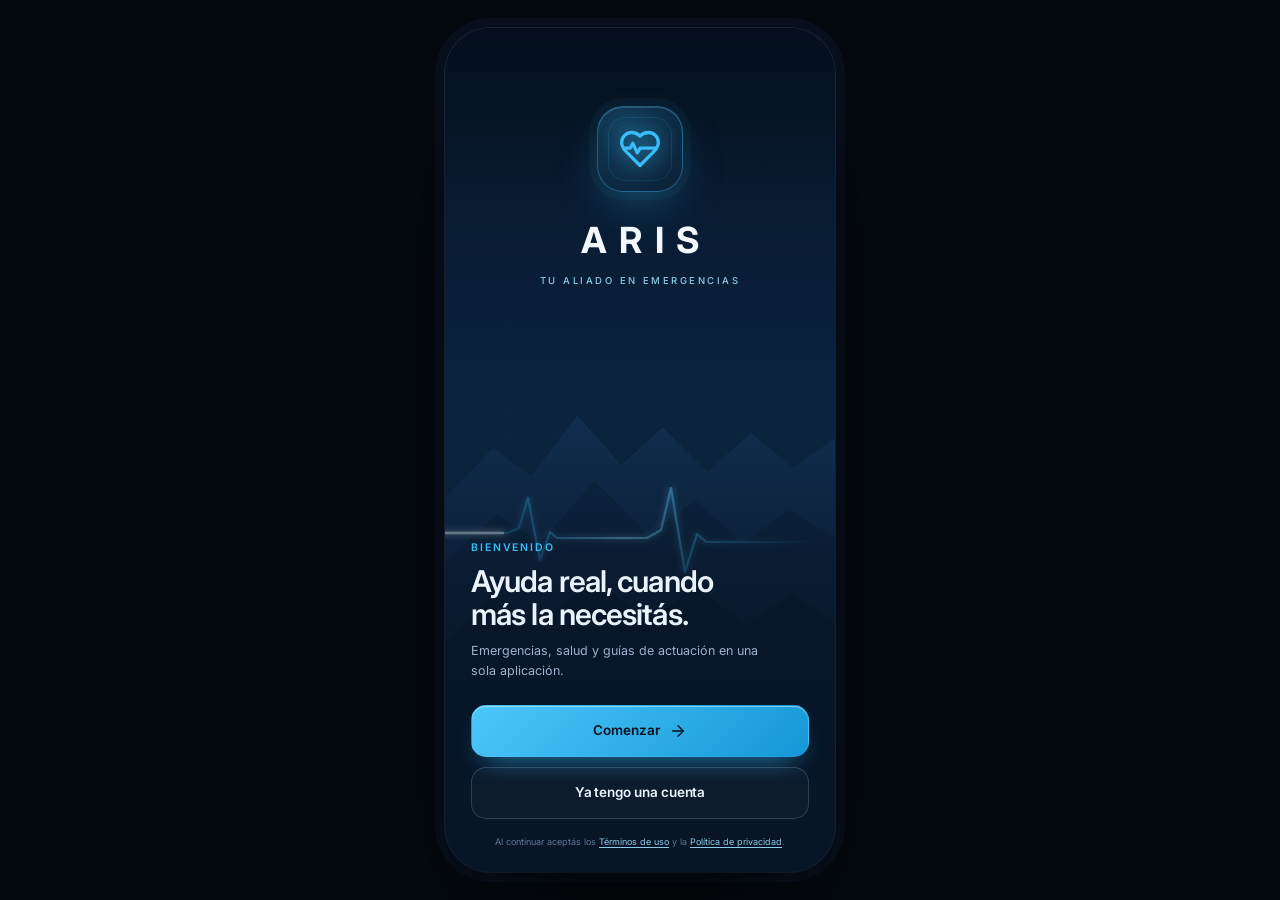
<file: index.html>
<!DOCTYPE html>
<html lang="es">
<head>
  <meta charset="UTF-8">
  <meta name="viewport" content="width=device-width, initial-scale=1, viewport-fit=cover">
  <meta http-equiv="refresh" content="0; url=app.html">
  <meta name="theme-color" content="#0A192F">
  <meta name="description" content="ARIS — Tu aliado en emergencias. Asistencia por voz, alertas y guías de primeros auxilios.">
  <title>ARIS — Tu aliado en emergencias</title>

  <!-- PWA -->
  <link rel="manifest" href="manifest.json">
  <link rel="icon" type="image/png" sizes="192x192" href="icons/icon-192.png">
  <link rel="apple-touch-icon" sizes="180x180" href="icons/apple-touch-icon.png">

  <script>
    // Redirección inmediata preservando parámetros (?source=pwa, etc.) y hash (#/rcp, #/sismo, etc.)
    (function () {
      var search = window.location.search || "";
      var hash = window.location.hash || "";
      // Si no se pide explícitamente pausar la redirección (?select=1)
      if (!/[?&]select=1/.test(search)) {
        window.location.replace("app.html" + search + hash);
      }
    })();
  </script>

  <link rel="preconnect" href="https://fonts.googleapis.com">
  <link rel="preconnect" href="https://fonts.gstatic.com" crossorigin>
  <link href="https://fonts.googleapis.com/css2?family=Inter:wght@400;500;600;700;800&display=swap" rel="stylesheet">

  <style>
    :root {
      --navy-950: #050C17;
      --navy-900: #0A192F;
      --navy-800: #102A46;
      --cyan: #38BDF8;
      --cyan-bright: #4CC7FA;
      --text: #EAF2FC;
      --muted: #93A9C4;
      --line: rgba(148, 178, 214, 0.16);
      --font: "Inter", -apple-system, BlinkMacSystemFont, "Segoe UI", Roboto, sans-serif;
    }

    * {
      box-sizing: border-box;
      margin: 0;
      padding: 0;
    }

    body {
      min-height: 100vh;
      display: flex;
      flex-direction: column;
      align-items: center;
      justify-content: center;
      background: radial-gradient(circle at 50% 20%, #102A46 0%, #0A192F 55%, #050C17 100%);
      color: var(--text);
      font-family: var(--font);
      padding: 24px;
      text-align: center;
    }

    .card {
      background: rgba(16, 42, 70, 0.45);
      border: 1px solid var(--line);
      backdrop-filter: blur(12px);
      -webkit-backdrop-filter: blur(12px);
      border-radius: 28px;
      padding: 40px 32px;
      max-width: 420px;
      width: 100%;
      box-shadow: 0 30px 60px -20px rgba(0, 0, 0, 0.7);
    }

    .brand-mark {
      display: inline-flex;
      align-items: center;
      justify-content: center;
      width: 72px;
      height: 72px;
      border-radius: 22px;
      background: linear-gradient(135deg, #0284C7 0%, #0369A1 100%);
      color: #FFFFFF;
      margin-bottom: 20px;
      box-shadow: 0 12px 28px -6px rgba(2, 132, 199, 0.5);
    }

    .brand-mark svg {
      width: 40px;
      height: 40px;
      fill: none;
      stroke: currentColor;
      stroke-width: 2.2;
      stroke-linecap: round;
      stroke-linejoin: round;
    }

    h1 {
      font-size: 26px;
      font-weight: 800;
      letter-spacing: -0.02em;
      margin-bottom: 8px;
      color: #FFFFFF;
    }

    p.lead {
      color: var(--muted);
      font-size: 15px;
      line-height: 1.5;
      margin-bottom: 28px;
    }

    .spinner {
      width: 32px;
      height: 32px;
      border: 3px solid rgba(56, 189, 248, 0.2);
      border-top-color: var(--cyan);
      border-radius: 50%;
      animation: spin 0.9s cubic-bezier(0.5, 0.1, 0.4, 0.9) infinite;
      margin: 0 auto 24px;
    }

    @keyframes spin {
      to { transform: rotate(360deg); }
    }

    .actions {
      display: flex;
      flex-direction: column;
      gap: 12px;
    }

    .btn {
      display: flex;
      align-items: center;
      justify-content: center;
      gap: 10px;
      padding: 14px 20px;
      border-radius: 14px;
      font-size: 15px;
      font-weight: 600;
      text-decoration: none;
      transition: all 0.2s ease;
      cursor: pointer;
    }

    .btn--primary {
      background: var(--cyan);
      color: #0A192F;
      box-shadow: 0 10px 24px -8px rgba(56, 189, 248, 0.5);
    }

    .btn--primary:hover {
      background: var(--cyan-bright);
      transform: translateY(-1px);
    }

    .btn--secondary {
      background: rgba(255, 255, 255, 0.05);
      color: var(--text);
      border: 1px solid var(--line);
    }

    .btn--secondary:hover {
      background: rgba(255, 255, 255, 0.1);
      border-color: rgba(148, 178, 214, 0.3);
    }

    .btn svg {
      width: 18px;
      height: 18px;
      fill: none;
      stroke: currentColor;
      stroke-width: 2.2;
      stroke-linecap: round;
      stroke-linejoin: round;
    }
  </style>
</head>
<body>
  <main class="card">
    <div class="brand-mark" aria-hidden="true">
      <svg viewBox="0 0 24 24">
        <path d="M19 14c1.49-1.46 3-3.21 3-5.5A5.5 5.5 0 0 0 16.5 3c-1.76 0-3 .5-4.5 2-1.5-1.5-2.74-2-4.5-2A5.5 5.5 0 0 0 2 8.5c0 2.3 1.5 4.05 3 5.5l7 7Z"/>
        <path d="M3 11.5h3.6l1.5-2.6 2.4 5.2 1.6-2.6H21"/>
      </svg>
    </div>

    <h1>ARIS</h1>
    <p class="lead">Tu aliado en emergencias y salud.<br>Iniciando aplicación...</p>

    <div class="spinner" aria-label="Cargando"></div>

    <div class="actions">
      <a href="app.html" class="btn btn--primary" id="btn-app">
        <span>Abrir Aplicación Móvil</span>
        <svg viewBox="0 0 24 24"><path d="M5 12h14"/><path d="m12 5 7 7-7 7"/></svg>
      </a>
      <a href="landing.html" class="btn btn--secondary">
        <span>Conocer más sobre ARIS</span>
        <svg viewBox="0 0 24 24"><circle cx="12" cy="12" r="10"/><line x1="12" y1="16" x2="12" y2="12"/><line x1="12" y1="8" x2="12.01" y2="8"/></svg>
      </a>
    </div>
  </main>
</body>
</html>
</file>
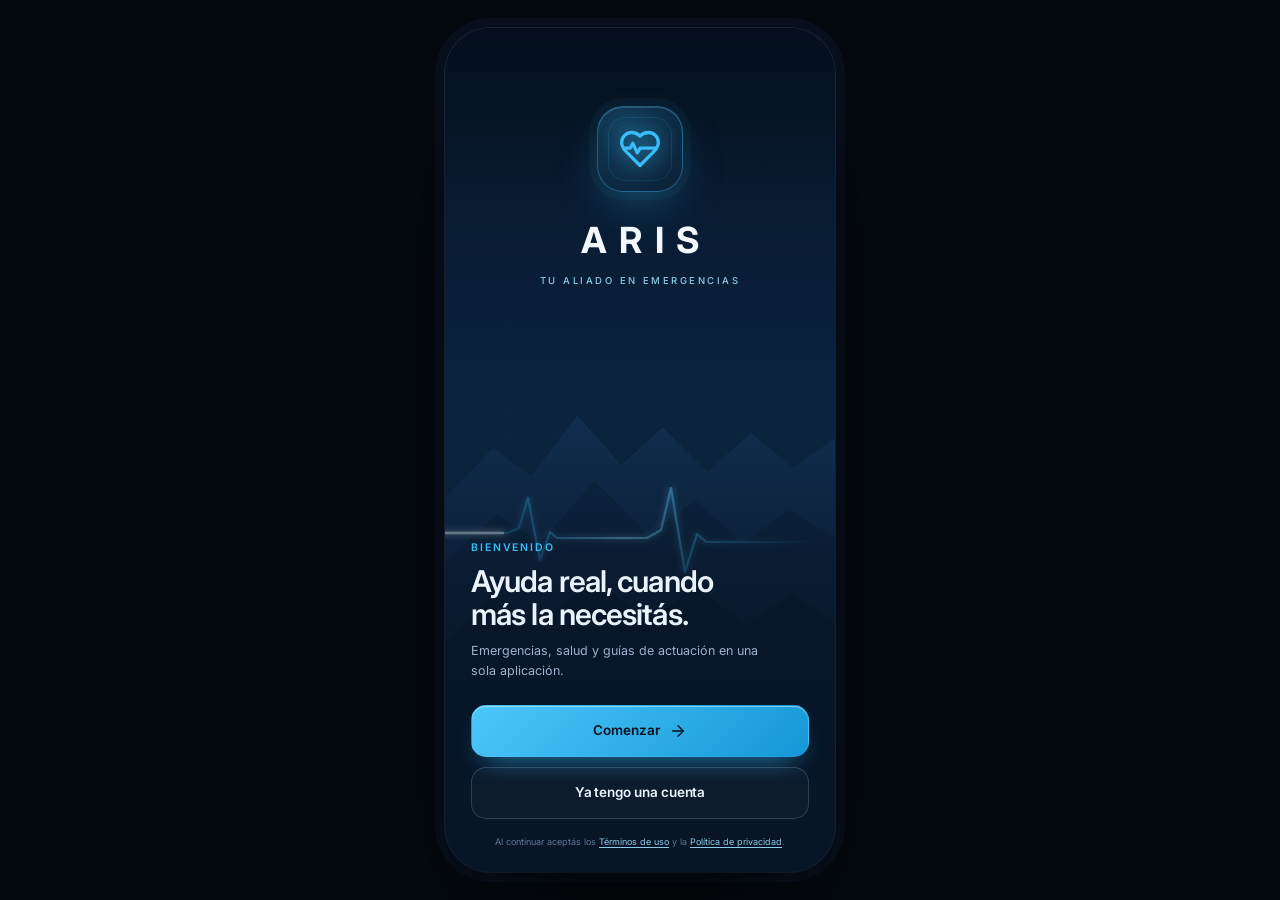
<file: app.html>
<!DOCTYPE html>
<html lang="es">
<head>
  <meta charset="UTF-8">
  <meta name="viewport" content="width=device-width, initial-scale=1, viewport-fit=cover">
  <meta name="theme-color" content="#0A192F">
  <meta name="description" content="ARIS — Tu aliado en emergencias. Asistencia por voz, alertas y guías de primeros auxilios.">
  <title>ARIS — Tu aliado en emergencias</title>

  <!-- PWA -->
  <link rel="manifest" href="manifest.json">
  <link rel="icon" type="image/png" sizes="192x192" href="icons/icon-192.png">
  <link rel="apple-touch-icon" sizes="180x180" href="icons/apple-touch-icon.png">
  <meta name="mobile-web-app-capable" content="yes">
  <meta name="apple-mobile-web-app-capable" content="yes">
  <meta name="apple-mobile-web-app-status-bar-style" content="black-translucent">
  <meta name="apple-mobile-web-app-title" content="ARIS">

  <link rel="preconnect" href="https://fonts.googleapis.com">
  <link rel="preconnect" href="https://fonts.gstatic.com" crossorigin>
  <link href="https://fonts.googleapis.com/css2?family=Inter:wght@400;500;600;700;800&display=swap" rel="stylesheet">
  <link rel="stylesheet" href="styles.css">
  <link rel="stylesheet" href="app-mobile.css">
</head>
<body class="aris-app">

  <!-- ============================================================
       Sprite de iconos
       ============================================================ -->
  <svg class="svg-sprite" xmlns="http://www.w3.org/2000/svg" aria-hidden="true" focusable="false">
    <symbol id="i-heart-pulse" viewBox="0 0 24 24">
      <path d="M19 14c1.49-1.46 3-3.21 3-5.5A5.5 5.5 0 0 0 16.5 3c-1.76 0-3 .5-4.5 2-1.5-1.5-2.74-2-4.5-2A5.5 5.5 0 0 0 2 8.5c0 2.3 1.5 4.05 3 5.5l7 7Z"/>
      <path d="M3 11.5h3.6l1.5-2.6 2.4 5.2 1.6-2.6H21"/>
    </symbol>
    <symbol id="i-alert" viewBox="0 0 24 24">
      <path d="M10.3 3.9 1.8 18a2 2 0 0 0 1.7 3h17a2 2 0 0 0 1.7-3L13.7 3.9a2 2 0 0 0-3.4 0Z"/>
      <path d="M12 9v4"/><path d="M12 17h.01"/>
    </symbol>
    <symbol id="i-megaphone" viewBox="0 0 24 24">
      <path d="m3 11 18-5v12L3 13v-2Z"/>
      <path d="M11.6 16.8a3 3 0 1 1-5.8-1.6"/>
    </symbol>
    <symbol id="i-book" viewBox="0 0 24 24">
      <path d="M12 7v14"/>
      <path d="M3 18a1 1 0 0 1-1-1V4a1 1 0 0 1 1-1h5a4 4 0 0 1 4 4 4 4 0 0 1 4-4h5a1 1 0 0 1 1 1v13a1 1 0 0 1-1 1h-6a3 3 0 0 0-3 3 3 3 0 0 0-3-3H3Z"/>
    </symbol>
    <symbol id="i-home" viewBox="0 0 24 24">
      <path d="m3 10.5 9-7.5 9 7.5"/>
      <path d="M5 9.5V21h14V9.5"/>
      <path d="M9 21v-6h6v6"/>
    </symbol>
    <symbol id="i-bell" viewBox="0 0 24 24">
      <path d="M18 8a6 6 0 1 0-12 0c0 7-3 7-3 9h18c0-2-3-2-3-9"/>
      <path d="M10.3 21a2 2 0 0 0 3.4 0"/>
    </symbol>
    <symbol id="i-user" viewBox="0 0 24 24">
      <circle cx="12" cy="8" r="4"/>
      <path d="M4 21a8 8 0 0 1 16 0"/>
    </symbol>
    <symbol id="i-phone" viewBox="0 0 24 24">
      <path d="M22 16.9v3a2 2 0 0 1-2.2 2 19.8 19.8 0 0 1-8.6-3.1 19.5 19.5 0 0 1-6-6A19.8 19.8 0 0 1 2.1 4.2 2 2 0 0 1 4.1 2h3a2 2 0 0 1 2 1.7c.1 1 .4 2 .7 2.9a2 2 0 0 1-.5 2.1L8 10a16 16 0 0 0 6 6l1.3-1.3a2 2 0 0 1 2.1-.5c1 .3 1.9.6 2.9.7a2 2 0 0 1 1.7 2Z"/>
    </symbol>
    <symbol id="i-mic" viewBox="0 0 24 24">
      <rect x="9" y="2" width="6" height="11" rx="3"/>
      <path d="M5 10a7 7 0 0 0 14 0"/>
      <path d="M12 19v3"/>
    </symbol>
    <symbol id="i-play" viewBox="0 0 24 24">
      <path d="M7 4.5 19 12 7 19.5Z"/>
    </symbol>
    <symbol id="i-pause" viewBox="0 0 24 24">
      <rect x="6" y="4" width="4" height="16" rx="1.4"/>
      <rect x="14" y="4" width="4" height="16" rx="1.4"/>
    </symbol>
    <symbol id="i-stop" viewBox="0 0 24 24">
      <rect x="6" y="6" width="12" height="12" rx="2"/>
    </symbol>
    <symbol id="i-chevron-right" viewBox="0 0 24 24">
      <path d="m9 18 6-6-6-6"/>
    </symbol>
    <symbol id="i-arrow-left" viewBox="0 0 24 24">
      <path d="M19 12H5"/><path d="m12 19-7-7 7-7"/>
    </symbol>
    <symbol id="i-arrow-right" viewBox="0 0 24 24">
      <path d="M5 12h14"/><path d="m12 5 7 7-7 7"/>
    </symbol>
    <symbol id="i-arrow-down" viewBox="0 0 24 24">
      <path d="M12 5v14"/><path d="m6 13 6 6 6-6"/>
    </symbol>
    <symbol id="i-eye" viewBox="0 0 24 24">
      <path d="M2 12s3.5-7 10-7 10 7 10 7-3.5 7-10 7S2 12 2 12Z"/>
      <circle cx="12" cy="12" r="3"/>
    </symbol>
    <symbol id="i-eye-off" viewBox="0 0 24 24">
      <path d="m3 3 18 18"/>
      <path d="M10.6 5.1A10.9 10.9 0 0 1 12 5c6.5 0 10 7 10 7a18 18 0 0 1-3.2 4.2"/>
      <path d="M6.6 6.6A18 18 0 0 0 2 12s3.5 7 10 7a10.8 10.8 0 0 0 5.4-1.4"/>
      <path d="M9.9 9.9a3 3 0 0 0 4.2 4.2"/>
    </symbol>
    <symbol id="i-mail" viewBox="0 0 24 24">
      <rect x="2" y="4" width="20" height="16" rx="2.5"/>
      <path d="m2.5 7 9.5 6 9.5-6"/>
    </symbol>
    <symbol id="i-lock" viewBox="0 0 24 24">
      <rect x="4" y="10" width="16" height="11" rx="2.5"/>
      <path d="M8 10V7a4 4 0 0 1 8 0v3"/>
    </symbol>
    <symbol id="i-calendar" viewBox="0 0 24 24">
      <rect x="3" y="4" width="18" height="17" rx="2.5"/>
      <path d="M8 2v4M16 2v4M3 10h18"/>
    </symbol>
    <symbol id="i-shield" viewBox="0 0 24 24">
      <path d="M12 22s8-4 8-10V5l-8-3-8 3v7c0 6 8 10 8 10Z"/>
      <path d="m9 12 2 2 4-4"/>
    </symbol>
    <symbol id="i-pin" viewBox="0 0 24 24">
      <path d="M20 10c0 6-8 12-8 12s-8-6-8-12a8 8 0 0 1 16 0Z"/>
      <circle cx="12" cy="10" r="3"/>
    </symbol>
    <symbol id="i-clock" viewBox="0 0 24 24">
      <circle cx="12" cy="12" r="9"/>
      <path d="M12 7v5l3 2"/>
    </symbol>
    <symbol id="i-check" viewBox="0 0 24 24">
      <path d="m5 13 4 4L19 7"/>
    </symbol>
    <symbol id="i-settings" viewBox="0 0 24 24">
      <circle cx="12" cy="12" r="3"/>
      <path d="M19.4 15a1.7 1.7 0 0 0 .3 1.9l.1.1a2 2 0 1 1-2.8 2.8l-.1-.1a1.7 1.7 0 0 0-1.9-.3 1.7 1.7 0 0 0-1 1.5V21a2 2 0 1 1-4 0v-.1a1.7 1.7 0 0 0-1.1-1.5 1.7 1.7 0 0 0-1.9.3l-.1.1a2 2 0 1 1-2.8-2.8l.1-.1a1.7 1.7 0 0 0 .3-1.9 1.7 1.7 0 0 0-1.5-1H3a2 2 0 1 1 0-4h.1A1.7 1.7 0 0 0 4.6 9a1.7 1.7 0 0 0-.3-1.9l-.1-.1a2 2 0 1 1 2.8-2.8l.1.1a1.7 1.7 0 0 0 1.9.3H9a1.7 1.7 0 0 0 1-1.5V3a2 2 0 1 1 4 0v.1a1.7 1.7 0 0 0 1 1.5 1.7 1.7 0 0 0 1.9-.3l.1-.1a2 2 0 1 1 2.8 2.8l-.1.1a1.7 1.7 0 0 0-.3 1.9V9a1.7 1.7 0 0 0 1.5 1H21a2 2 0 1 1 0 4h-.1a1.7 1.7 0 0 0-1.5 1Z"/>
    </symbol>
    <symbol id="i-globe" viewBox="0 0 24 24">
      <circle cx="12" cy="12" r="9"/>
      <path d="M3 12h18"/>
      <path d="M12 3a15 15 0 0 1 0 18 15 15 0 0 1 0-18Z"/>
    </symbol>
    <symbol id="i-logout" viewBox="0 0 24 24">
      <path d="M9 21H5a2 2 0 0 1-2-2V5a2 2 0 0 1 2-2h4"/>
      <path d="m16 17 5-5-5-5"/><path d="M21 12H9"/>
    </symbol>
    <symbol id="i-share" viewBox="0 0 24 24">
      <circle cx="18" cy="5" r="3"/>
      <circle cx="6" cy="12" r="3"/>
      <circle cx="18" cy="19" r="3"/>
      <path d="m8.6 10.5 6.8-4M8.6 13.5l6.8 4"/>
    </symbol>
    <symbol id="i-send" viewBox="0 0 24 24">
      <path d="m22 2-7 20-4-9-9-4Z"/>
      <path d="M22 2 11 13"/>
    </symbol>
    <symbol id="i-activity" viewBox="0 0 24 24">
      <path d="M22 12h-4l-3 9L9 3l-3 9H2"/>
    </symbol>
    <symbol id="i-users" viewBox="0 0 24 24">
      <path d="M16 21v-2a4 4 0 0 0-4-4H6a4 4 0 0 0-4 4v2"/>
      <circle cx="9" cy="7" r="4"/>
      <path d="M22 21v-2a4 4 0 0 0-3-3.9"/>
      <path d="M16 3.1a4 4 0 0 1 0 7.8"/>
    </symbol>
    <symbol id="i-badge-check" viewBox="0 0 24 24">
      <path d="m12 2 2.4 1.8 3-.3 1 2.8L21 7.8l-.6 3 .6 3-2.6 1.5-1 2.8-3-.3L12 22l-2.4-1.8-3 .3-1-2.8L3 16.2l.6-3-.6-3 2.6-1.5 1-2.8 3 .3L12 2Z"/>
      <path d="m9 12 2 2 4-4"/>
    </symbol>
    <symbol id="i-headset" viewBox="0 0 24 24">
      <path d="M3 18v-6a9 9 0 0 1 18 0v6"/>
      <path d="M21 19a2 2 0 0 1-2 2h-1a2 2 0 0 1-2-2v-3a2 2 0 0 1 2-2h3v5Z"/>
      <path d="M3 19a2 2 0 0 0 2 2h1a2 2 0 0 0 2-2v-3a2 2 0 0 0-2-2H3v5Z"/>
    </symbol>
    <symbol id="i-bookmark" viewBox="0 0 24 24">
      <path d="M19 21 12 16 5 21V5a2 2 0 0 1 2-2h10a2 2 0 0 1 2 2v16Z"/>
    </symbol>
    <symbol id="i-volume" viewBox="0 0 24 24">
      <path d="M11 5 6 9H2v6h4l5 4V5Z"/>
      <path d="M15.5 8.5a5 5 0 0 1 0 7"/>
      <path d="M18.5 5.5a9 9 0 0 1 0 13"/>
    </symbol>
    <symbol id="i-volume-off" viewBox="0 0 24 24">
      <path d="M11 5 6 9H2v6h4l5 4V5Z"/>
      <path d="m16 9 5 5"/>
      <path d="m21 9-5 5"/>
    </symbol>
    <symbol id="i-droplet" viewBox="0 0 24 24">
      <path d="M12 2.7 6.3 8.4a8 8 0 1 0 11.4 0L12 2.7Z"/>
    </symbol>
    <symbol id="i-edit" viewBox="0 0 24 24">
      <path d="M12 20h9"/>
      <path d="M16.5 3.5a2.1 2.1 0 0 1 3 3L7 19l-4 1 1-4Z"/>
    </symbol>
  </svg>

  <div id="app">

    <!-- ==========================================================
         01 · Bienvenida
         ========================================================== -->
    <section class="screen screen--splash" data-view="bienvenida" aria-label="Bienvenida de ARIS">
      <div class="scene" aria-hidden="true">
        <svg class="scene__art" viewBox="0 0 390 844" preserveAspectRatio="xMidYMid slice" aria-hidden="true">
          <defs>
            <linearGradient id="sceneSky" x1="0" y1="0" x2="0" y2="1">
              <stop offset="0" stop-color="#061323"/>
              <stop offset=".42" stop-color="#0B2440"/>
              <stop offset=".72" stop-color="#123354"/>
              <stop offset="1" stop-color="#0A192F"/>
            </linearGradient>
            <linearGradient id="ecgGrad" x1="0" y1="0" x2="1" y2="0">
              <stop offset="0" stop-color="#38BDF8" stop-opacity="0"/>
              <stop offset=".28" stop-color="#38BDF8" stop-opacity=".55"/>
              <stop offset=".5" stop-color="#7DD3FC" stop-opacity=".95"/>
              <stop offset=".72" stop-color="#38BDF8" stop-opacity=".55"/>
              <stop offset="1" stop-color="#38BDF8" stop-opacity="0"/>
            </linearGradient>
            <filter id="ecgGlow" x="-20%" y="-200%" width="140%" height="500%">
              <feGaussianBlur stdDeviation="3.2" result="blur"/>
              <feMerge>
                <feMergeNode in="blur"/>
                <feMergeNode in="SourceGraphic"/>
              </feMerge>
            </filter>
          </defs>

          <rect width="390" height="844" fill="url(#sceneSky)"/>

          <path d="M0 470 48 420 86 448 132 388 176 438 218 400 262 444 306 405 348 440 390 410V844H0Z" fill="#143458" opacity=".9"/>
          <path d="M0 535 52 486 96 514 150 452 202 505 250 472 298 516 344 482 390 510V844H0Z" fill="#0F2A48"/>
          <path d="M0 615 46 570 94 600 148 548 202 592 252 558 300 598 346 566 390 594V844H0Z" fill="#091C32"/>

          <g fill="none" stroke="#2E5B80" stroke-opacity=".3" stroke-width="1">
            <path d="M132 388 176 438 218 400"/>
            <path d="M150 452 202 505 250 472"/>
            <path d="M148 548 202 592 252 558"/>
          </g>

          <g filter="url(#ecgGlow)">
            <path class="ecg-line" d="M-12 505H62l12-5 9-30 12 62 10-28 7 6h90l14-8 10-42 14 84 12-38 9 8h109" fill="none" stroke="url(#ecgGrad)" stroke-width="2.2" stroke-linecap="round" stroke-linejoin="round"/>
            <path class="ecg-spark" d="M-12 505H62l12-5 9-30 12 62 10-28 7 6h90l14-8 10-42 14 84 12-38 9 8h109" fill="none" stroke="#D8F0FF" stroke-width="2.4" stroke-linecap="round" stroke-linejoin="round" stroke-dasharray="70 1100"/>
          </g>
        </svg>
        <div class="scene__veil"></div>
      </div>

      <div class="splash__content">
        <div class="splash__brand">
          <span class="brandmark" aria-hidden="true">
            <svg class="icon" aria-hidden="true"><use href="#i-heart-pulse"/></svg>
          </span>
          <h3 class="splash__word">ARIS</h3>
          <p class="splash__tagline">Tu aliado en emergencias</p>
        </div>

        <div class="splash__bottom">
          <p class="eyebrow eyebrow--cyan">Bienvenido</p>
          <h3 class="splash__title">Ayuda real, cuando más la necesitás.</h3>
          <p class="splash__copy">Emergencias, salud y guías de actuación en una sola aplicación.</p>
          <div class="splash__actions">
            <button class="btn btn--primary" type="button" data-start>
              Comenzar
              <svg class="icon" aria-hidden="true"><use href="#i-arrow-right"/></svg>
            </button>
            <button class="btn btn--ghost" type="button" data-have-account>Ya tengo una cuenta</button>
          </div>
          <p class="splash__legal">Al continuar aceptás los <a href="#">Términos de uso</a> y la <a href="#">Política de privacidad</a>.</p>
        </div>
      </div>
    </section>

    <!-- ==========================================================
         02 · Registro
         ========================================================== -->
    <section class="screen screen--auth" data-view="registro" aria-label="Registro de cuenta">
      <div class="auth__glow" aria-hidden="true"></div>

      <div class="appbar">
        <a class="icon-btn" href="#/bienvenida" data-back="bienvenida" aria-label="Volver">
          <svg class="icon" aria-hidden="true"><use href="#i-arrow-left"/></svg>
        </a>
        <span class="appbar__spacer"></span>
        <span class="appbar__hint">Nueva cuenta</span>
      </div>

      <div class="auth__scroll">
        <header class="auth__head">
          <p class="eyebrow">Nueva cuenta</p>
          <h3>Creá tu cuenta</h3>
          <p>Completá tus datos para recibir asistencia personalizada.</p>
        </header>

        <form class="form" data-register-form>
          <div class="field">
            <label class="field__label" for="reg-name">Nombre completo</label>
            <div class="field__control">
              <svg class="icon field__icon" aria-hidden="true"><use href="#i-user"/></svg>
              <input class="field__input" id="reg-name" name="name" type="text" placeholder="Martina Gómez" autocomplete="name">
            </div>
          </div>

          <div class="field">
            <label class="field__label" for="reg-age">Edad</label>
            <div class="field__control">
              <svg class="icon field__icon" aria-hidden="true"><use href="#i-calendar"/></svg>
              <input class="field__input" id="reg-age" name="age" type="text" inputmode="numeric" placeholder="28" autocomplete="off">
            </div>
          </div>

          <div class="field">
            <label class="field__label" for="reg-email">Correo electrónico</label>
            <div class="field__control">
              <svg class="icon field__icon" aria-hidden="true"><use href="#i-mail"/></svg>
              <input class="field__input" id="reg-email" name="email" type="email" placeholder="nombre@correo.com" autocomplete="email">
            </div>
          </div>

          <div class="field">
            <label class="field__label" for="reg-password">Contraseña</label>
            <div class="field__control">
              <svg class="icon field__icon" aria-hidden="true"><use href="#i-lock"/></svg>
              <input class="field__input" id="reg-password" name="password" type="password" placeholder="Mínimo 8 caracteres" autocomplete="new-password">
              <button class="field__toggle" type="button" data-toggle-password aria-label="Mostrar contraseña" aria-controls="reg-password">
                <svg class="icon" aria-hidden="true"><use href="#i-eye"/></svg>
              </button>
            </div>
          </div>

          <label class="checkbox">
            <input type="checkbox" checked>
            <span class="checkbox__box" aria-hidden="true">
              <svg class="icon" aria-hidden="true"><use href="#i-check"/></svg>
            </span>
            <span>Acepto los <a href="#">términos</a> y la <a href="#">política de privacidad</a>.</span>
          </label>

          <button class="btn btn--primary btn--full" type="submit">
            Crear cuenta
            <svg class="icon" aria-hidden="true"><use href="#i-arrow-right"/></svg>
          </button>
        </form>

        <p class="auth__alt">¿Ya tenés una cuenta? <a href="#/inicio">Iniciá sesión</a></p>
        <p class="auth__secure">
          <svg class="icon" aria-hidden="true"><use href="#i-lock"/></svg>
          Tus datos se guardan solo en este dispositivo.
        </p>
      </div>
    </section>

    <!-- ==========================================================
         03 · Inicio
         ========================================================== -->
    <section class="screen screen--home" data-view="inicio" aria-label="Pantalla principal">
      <div class="screen__scroll home__scroll">
        <header class="home__head">
          <span class="avatar" data-user-initials aria-hidden="true">MG<span class="avatar__status" aria-hidden="true"></span></span>
          <div class="home__greeting">
            <p class="home__date" data-today>Lunes, 2 de noviembre</p>
            <h3 data-home-greeting>Hola, ¿cómo estás?</h3>
          </div>
          <a class="icon-btn icon-btn--bell" href="#/alertas" aria-label="Notificaciones">
            <svg class="icon" aria-hidden="true"><use href="#i-bell"/></svg>
            <span class="dot" data-unread-badge aria-hidden="true"></span>
          </a>
        </header>

        <div class="status-strip">
          <span class="status-strip__left"><span class="pulse-dot" aria-hidden="true"></span> Protección activa</span>
          <span class="status-strip__right">
            <svg class="icon" aria-hidden="true"><use href="#i-pin"/></svg>
            Zona Norte
          </span>
        </div>

        <div class="section-head">
          <h3>Accesos rápidos</h3>
          <span class="section-head__meta">Módulos</span>
        </div>

        <div class="quick-grid">
          <a class="quick-card quick-card--health" href="#/perfil">
            <span class="quick-card__icon"><svg class="icon" aria-hidden="true"><use href="#i-heart-pulse"/></svg></span>
            <span class="quick-card__arrow"><svg class="icon" aria-hidden="true"><use href="#i-chevron-right"/></svg></span>
            <span class="quick-card__body">
              <strong>Mi salud</strong>
              <span>Signos vitales y ficha</span>
            </span>
          </a>

          <a class="quick-card quick-card--emergency" href="#/sismo">
            <span class="quick-card__icon"><svg class="icon" aria-hidden="true"><use href="#i-alert"/></svg></span>
            <span class="quick-card__arrow"><svg class="icon" aria-hidden="true"><use href="#i-chevron-right"/></svg></span>
            <span class="quick-card__body">
              <strong>Emergencias</strong>
              <span>SOS, llamadas y reportes</span>
            </span>
          </a>

          <a class="quick-card quick-card--alerts" href="#/alertas">
            <span class="quick-card__icon"><svg class="icon" aria-hidden="true"><use href="#i-megaphone"/></svg></span>
            <span class="quick-card__badge" data-unread-badge>2</span>
            <span class="quick-card__body">
              <strong>Alertas</strong>
              <span>Avisos de tu zona</span>
            </span>
          </a>

          <a class="quick-card quick-card--guide" href="#/rcp">
            <span class="quick-card__icon"><svg class="icon" aria-hidden="true"><use href="#i-book"/></svg></span>
            <span class="quick-card__arrow"><svg class="icon" aria-hidden="true"><use href="#i-chevron-right"/></svg></span>
            <span class="quick-card__body">
              <strong>Guía</strong>
              <span>Primeros auxilios y RCP</span>
            </span>
          </a>
        </div>

        <a class="alert-row" href="#/alertas">
          <span class="alert-row__icon"><svg class="icon" aria-hidden="true"><use href="#i-activity"/></svg></span>
          <span class="alert-row__body">
            <strong>Sismo de magnitud 6.4</strong>
            <span>Zona Norte · hace 3 min</span>
          </span>
          <span class="tag tag--danger">Alta</span>
          <svg class="icon" aria-hidden="true"><use href="#i-chevron-right"/></svg>
        </a>

        <div class="section-head section-head--contacts">
          <h3>Contactos de confianza</h3>
          <button class="link-btn" type="button" data-toast="Gestión de contactos en camino">Gestionar</button>
        </div>

        <div class="contacts-row">
          <a class="contact" href="tel:+5491100000001" aria-label="Llamar a María">
            <span class="avatar avatar--xs" data-initials="ML" aria-hidden="true"></span>
            <span class="contact__name">María</span>
            <span class="contact__call"><svg class="icon" aria-hidden="true"><use href="#i-phone"/></svg></span>
          </a>
          <a class="contact" href="tel:+5491100000002" aria-label="Llamar a Diego">
            <span class="avatar avatar--xs" data-initials="DR" aria-hidden="true"></span>
            <span class="contact__name">Diego</span>
            <span class="contact__call"><svg class="icon" aria-hidden="true"><use href="#i-phone"/></svg></span>
          </a>
          <a class="contact" href="tel:+5491100000003" aria-label="Llamar a Lucía">
            <span class="avatar avatar--xs" data-initials="LP" aria-hidden="true"></span>
            <span class="contact__name">Lucía</span>
            <span class="contact__call"><svg class="icon" aria-hidden="true"><use href="#i-phone"/></svg></span>
          </a>
        </div>

        <div class="support-banner">
          <span class="support-banner__icon"><svg class="icon" aria-hidden="true"><use href="#i-headset"/></svg></span>
          <span class="support-banner__body">
            <strong>Estamos para ayudarte</strong>
            <span>Soporte disponible 24/7</span>
          </span>
          <button class="support-banner__action" type="button" data-toast="Soporte: soporte@aris.app" aria-label="Contactar con soporte">
            <svg class="icon" aria-hidden="true"><use href="#i-arrow-right"/></svg>
          </button>
        </div>
      </div>

      <div class="home-indicator" aria-hidden="true"></div>
    </section>

    <!-- ==========================================================
         04 · Emergencia natural (sismo)
         ========================================================== -->
    <section class="screen screen--quake" data-view="sismo" aria-label="Emergencia por sismo">
      <div class="appbar">
        <a class="icon-btn" href="#/inicio" data-back="inicio" aria-label="Volver al inicio">
          <svg class="icon" aria-hidden="true"><use href="#i-arrow-left"/></svg>
        </a>
        <h3 class="appbar__title">Emergencia natural</h3>
        <span class="appbar__spacer"></span>
        <a class="icon-btn" href="#/voz" aria-label="Asistencia por voz">
          <svg class="icon" aria-hidden="true"><use href="#i-mic"/></svg>
        </a>
        <button class="icon-btn" type="button" data-toast="Ubicación y tipo de emergencia enviada" aria-label="Compartir emergencia">
          <svg class="icon" aria-hidden="true"><use href="#i-share"/></svg>
        </button>
      </div>

      <div class="screen__scroll quake__scroll">
        <div class="quake-hero">
          <svg class="quake-hero__art" viewBox="0 0 350 204" preserveAspectRatio="xMidYMid slice" aria-hidden="true">
            <defs>
              <linearGradient id="quakeSky" x1="0" y1="0" x2="0" y2="1">
                <stop offset="0" stop-color="#18395B"/>
                <stop offset=".55" stop-color="#102945"/>
                <stop offset="1" stop-color="#0A1B30"/>
              </linearGradient>
              <radialGradient id="quakeGlow" cx=".72" cy=".16" r=".62">
                <stop offset="0" stop-color="#F87171" stop-opacity=".4"/>
                <stop offset="1" stop-color="#F87171" stop-opacity="0"/>
              </radialGradient>
              <filter id="quakeBlur" x="-50%" y="-50%" width="200%" height="200%">
                <feGaussianBlur stdDeviation="7"/>
              </filter>
            </defs>

            <rect width="350" height="204" fill="url(#quakeSky)"/>
            <rect width="350" height="204" fill="url(#quakeGlow)"/>

            <g fill="#0B2036">
              <rect x="4" y="112" width="54" height="92"/>
              <rect x="64" y="90" width="36" height="114"/>
              <rect x="204" y="100" width="46" height="104"/>
              <rect x="256" y="118" width="38" height="86"/>
              <rect x="300" y="94" width="46" height="110"/>
            </g>

            <g fill="#7DD3FC" opacity=".13">
              <rect x="12" y="124" width="5" height="7"/><rect x="24" y="124" width="5" height="7"/><rect x="36" y="124" width="5" height="7"/>
              <rect x="12" y="142" width="5" height="7"/><rect x="36" y="142" width="5" height="7"/>
              <rect x="72" y="104" width="5" height="7"/><rect x="84" y="104" width="5" height="7"/>
              <rect x="72" y="122" width="5" height="7"/><rect x="84" y="140" width="5" height="7"/>
              <rect x="214" y="114" width="5" height="7"/><rect x="228" y="114" width="5" height="7"/><rect x="240" y="132" width="5" height="7"/>
              <rect x="266" y="130" width="5" height="7"/><rect x="278" y="148" width="5" height="7"/>
              <rect x="310" y="108" width="5" height="7"/><rect x="324" y="108" width="5" height="7"/><rect x="310" y="126" width="5" height="7"/>
            </g>

            <path d="M112 54h52l6 12-10 8 8 12h22v118h-78Z" fill="#143A5C"/>
            <path d="M112 54h52l6 12-10 8 8 12h22" fill="none" stroke="#3E6B92" stroke-width="1.4" opacity=".7"/>

            <g fill="#FCD34D" opacity=".38">
              <rect x="124" y="106" width="10" height="8" rx="1"/>
              <rect x="146" y="106" width="10" height="8" rx="1"/>
              <rect x="124" y="132" width="10" height="8" rx="1"/>
              <rect x="168" y="132" width="10" height="8" rx="1"/>
              <rect x="146" y="158" width="10" height="8" rx="1"/>
              <rect x="168" y="158" width="10" height="8" rx="1"/>
              <rect x="146" y="184" width="10" height="8" rx="1"/>
            </g>

            <g fill="none" stroke="#8FB4CE" stroke-width="1.5" stroke-linecap="round" opacity=".55">
              <path d="M150 70l7 16-10 12 9 15-6 18 11 14"/>
              <path d="m157 86 14 8"/>
              <path d="m147 98-14 10"/>
              <path d="m160 131 16 10"/>
              <path d="m138 70-8 14 6 12"/>
            </g>

            <g fill="#081726">
              <rect x="0" y="178" width="350" height="26"/>
              <path d="M0 178h36l10-12 8 12h40l8-8 6 8h52l10-14 10 14h44l8-10 8 10h54l8-12 8 12h40v26H0Z" opacity=".85"/>
            </g>

            <g fill="#1D3E5C">
              <rect x="86" y="188" width="14" height="6" rx="1" transform="rotate(-12 93 191)"/>
              <rect x="210" y="190" width="18" height="5" rx="1" transform="rotate(8 219 192)"/>
              <rect x="244" y="185" width="10" height="7" rx="1" transform="rotate(-18 249 188)"/>
            </g>

            <ellipse cx="145" cy="192" rx="118" ry="20" fill="#9FB6D1" opacity=".07" filter="url(#quakeBlur)"/>
          </svg>
          <div class="quake-hero__veil" aria-hidden="true"></div>

          <div class="quake-hero__top">
            <span class="tag tag--danger-solid"><span class="pulse-dot pulse-dot--light" aria-hidden="true"></span> Sismo</span>
            <span class="chip chip--glass">
              <svg class="icon" aria-hidden="true"><use href="#i-clock"/></svg>
              Hace 3 min
            </span>
          </div>

          <div class="quake-hero__bottom">
            <div class="quake-mag">
              <strong>6.4</strong>
              <span>Magnitud</span>
            </div>
            <div class="quake-hero__meta">
              <span class="tag tag--danger">Gravedad alta</span>
              <span class="quake-hero__note">Réplicas posibles</span>
            </div>
          </div>
        </div>

        <div class="quake-loc">
          <span>
            <svg class="icon" aria-hidden="true"><use href="#i-pin"/></svg>
            Zona Norte, 8 km al NE
          </span>
          <span class="quake-loc__sep" aria-hidden="true"></span>
          <span>Profundidad 12 km</span>
        </div>

        <div class="callout callout--danger">
          <svg class="icon" aria-hidden="true"><use href="#i-alert"/></svg>
          <p><strong>Mantené la calma.</strong> Seguí los pasos y ayudá a quien lo necesite.</p>
        </div>

        <div class="section-head">
          <h3>¿Qué podés hacer?</h3>
          <span class="section-head__meta">4 pasos</span>
        </div>

        <ol class="steps">
          <li class="step">
            <span class="step__num">1</span>
            <div class="step__body">
              <strong>Alejate de las ventanas</strong>
              <p>Y de objetos que puedan caer.</p>
            </div>
          </li>
          <li class="step">
            <span class="step__num">2</span>
            <div class="step__body">
              <strong>Cubrite bajo una mesa firme</strong>
              <p>Protegé tu cabeza y cuello.</p>
            </div>
          </li>
          <li class="step">
            <span class="step__num">3</span>
            <div class="step__body">
              <strong>No uses ascensores</strong>
              <p>Usá siempre las escaleras.</p>
            </div>
          </li>
          <li class="step">
            <span class="step__num">4</span>
            <div class="step__body">
              <strong>Evacuá al punto de encuentro</strong>
              <p>Cuando el movimiento haya terminado.</p>
            </div>
          </li>
        </ol>

        <a class="btn btn--ghost btn--full quake-voice-cta" href="#/voz">
          <svg class="icon" aria-hidden="true"><use href="#i-mic"/></svg>
          Hablar con la asistencia por voz
        </a>

        <div class="quake-note">
          <svg class="icon" aria-hidden="true"><use href="#i-volume"/></svg>
          <p>Mantené el volumen activo para recibir instrucciones.</p>
        </div>
      </div>

      <div class="action-bar">
        <a class="btn btn--danger" href="tel:911">
          <svg class="icon" aria-hidden="true"><use href="#i-phone"/></svg>
          Llamar al 911
        </a>
        <button class="icon-btn icon-btn--lg" type="button" data-toast="Tu ubicación se compartió con tus contactos" aria-label="Compartir ubicación">
          <svg class="icon" aria-hidden="true"><use href="#i-share"/></svg>
        </button>
      </div>
    </section>

    <!-- ==========================================================
         05 · Modo activo por voz
         ========================================================== -->
    <section class="screen screen--voice" data-view="voz" aria-label="Asistencia por voz">
      <div class="appbar">
        <a class="icon-btn" href="#/sismo" data-back="sismo" aria-label="Volver a la emergencia">
          <svg class="icon" aria-hidden="true"><use href="#i-arrow-left"/></svg>
        </a>
        <h3 class="appbar__title">Asistencia por voz</h3>
        <span class="appbar__spacer"></span>
        <span class="live-pill"><span class="pulse-dot" aria-hidden="true"></span> <span data-voice-status aria-live="polite">Activo</span></span>
      </div>

      <div class="screen__scroll voice__scroll">
        <div class="voice__hero">
          <div class="orb" aria-hidden="true">
            <span class="orb__ring orb__ring--1"></span>
            <span class="orb__ring orb__ring--2"></span>
            <span class="orb__ring orb__ring--3"></span>
            <span class="orb__core">
              <svg class="icon" aria-hidden="true"><use href="#i-mic"/></svg>
            </span>
          </div>
          <h3>Hablá ahora</h3>
          <p>Contá qué está pasando. ARIS te va a guiar paso a paso.</p>
          <button class="voice__listen" type="button" data-voice-play aria-label="Escuchar al asistente">
            <svg class="icon" aria-hidden="true"><use href="#i-volume"/></svg>
            <span data-voice-play-label>Escuchar al asistente</span>
          </button>
        </div>

        <div class="waveform" aria-hidden="true">
          <span></span><span></span><span></span><span></span><span></span><span></span><span></span><span></span><span></span><span></span><span></span><span></span><span></span><span></span><span></span><span></span><span></span><span></span><span></span><span></span><span></span><span></span><span></span><span></span><span></span><span></span>
        </div>

        <div class="transcript">
          <span class="transcript__icon" aria-hidden="true">
            <svg class="icon" aria-hidden="true"><use href="#i-mic"/></svg>
          </span>
          <div class="transcript__body">
            <p data-voice-transcript>“Hay un sismo en mi zona…”</p>
            <span class="transcript__status"><span class="dot dot--cyan" aria-hidden="true"></span> <span data-voice-transcript-status>Transcribiendo en tiempo real</span></span>
          </div>
        </div>

        <div class="section-head">
          <h3>Opciones rápidas</h3>
        </div>

        <div class="quick-actions">
          <button class="quick-action is-active" type="button" aria-pressed="true" data-voice-track="sismo">Hay un sismo en mi zona</button>
          <button class="quick-action" type="button" aria-pressed="false" data-voice-track="ambulancia">Necesito una ambulancia</button>
          <button class="quick-action" type="button" aria-pressed="false" data-voice-track="rcp">Alguien no respira</button>
          <button class="quick-action" type="button" aria-pressed="false" data-voice-track="atrapado">Estoy atrapado</button>
        </div>

        <div class="voice__actions">
          <button class="btn btn--primary btn--full" type="button" data-voice-send>
            <svg class="icon" aria-hidden="true"><use href="#i-send"/></svg>
            <span data-voice-send-label>Enviar alerta</span>
          </button>
          <button class="btn btn--ghost btn--full" type="button" data-voice-stop>
            <svg class="icon" aria-hidden="true"><use href="#i-stop"/></svg>
            <span data-voice-stop-label>Detener escucha</span>
          </button>
          <p class="voice__secure">
            <svg class="icon" aria-hidden="true"><use href="#i-lock"/></svg>
            Audio cifrado de extremo a extremo
          </p>
        </div>
      </div>
    </section>

    <!-- ==========================================================
         06 · Guía paso a paso (RCP)
         ========================================================== -->
    <section class="screen screen--cpr" data-view="rcp" aria-label="Guía de RCP paso a paso">
      <div class="appbar">
        <a class="icon-btn" href="#/inicio" data-back="inicio" aria-label="Volver al inicio">
          <svg class="icon" aria-hidden="true"><use href="#i-arrow-left"/></svg>
        </a>
        <h3 class="appbar__title">Guía de RCP</h3>
        <span class="appbar__spacer"></span>
        <button class="icon-btn" type="button" data-toast="Guía guardada en tu biblioteca" aria-label="Guardar guía">
          <svg class="icon" aria-hidden="true"><use href="#i-bookmark"/></svg>
        </button>
      </div>

      <div class="screen__scroll cpr__scroll">
        <div class="maneuver-row" role="group" aria-label="Elegir maniobra">
          <button class="maneuver is-active" type="button" data-maneuver="adultos" aria-pressed="true">RCP adultos</button>
          <button class="maneuver" type="button" data-maneuver="ninos" aria-pressed="false">RCP niños</button>
          <button class="maneuver" type="button" data-maneuver="atragantamiento" aria-pressed="false">Atragantamiento</button>
          <button class="maneuver" type="button" data-maneuver="hemorragia" aria-pressed="false">Hemorragia</button>
        </div>

        <div class="video-card" data-guide>
          <div class="video-card__stage" data-guide-stage aria-hidden="true"></div>
          <div class="video-card__veil" aria-hidden="true"></div>

          <div class="video-card__top">
            <span class="chip chip--glass" data-guide-label>RCP adultos</span>
            <div class="video-card__controls">
              <button class="video-card__control" type="button" data-guide-sound aria-pressed="true" aria-label="Silenciar audio de la guía">
                <svg class="icon" aria-hidden="true"><use href="#i-volume"/></svg>
              </button>
              <button class="video-card__control" type="button" data-guide-toggle aria-label="Reproducir guía">
                <svg class="icon" aria-hidden="true"><use href="#i-play"/></svg>
              </button>
            </div>
          </div>

          <button class="video-card__play" type="button" data-guide-play aria-label="Reproducir guía">
            <svg class="icon icon--fill" aria-hidden="true"><use href="#i-play"/></svg>
          </button>

          <div class="video-card__bottom">
            <span class="video-card__step" data-guide-step-label aria-live="polite">Paso 1 de 4 · Verificá la respiración</span>
            <div class="video-card__timeline">
              <span class="video-card__progress" data-guide-progress>
                <span class="video-card__knob" aria-hidden="true"></span>
              </span>
            </div>
            <div class="video-card__time">
              <span data-guide-current>0:00</span>
              <span data-guide-total>0:31</span>
            </div>
          </div>
        </div>

        <div class="cpr__title">
          <div>
            <h3 data-guide-title>RCP en adultos</h3>
            <p data-guide-meta>Guía básica de reanimación</p>
          </div>
          <span class="chip chip--soft" data-guide-duration>4 min</span>
        </div>

        <div class="section-head">
          <h3>Paso a paso</h3>
          <span class="section-head__meta" data-guide-count>1 de 4</span>
        </div>

        <ol class="cpr-steps" data-guide-steps>
          <li class="cpr-step is-active">
            <button class="cpr-step__btn" type="button" data-step="0" aria-label="Ir al paso 1: Verificá la respiración" aria-current="step">
              <span class="cpr-step__num">1</span>
              <span class="cpr-step__body">
                <strong>Verificá la respiración</strong>
                <span class="cpr-step__text">Observá el pecho durante 10 segundos.</span>
              </span>
            </button>
          </li>
          <li class="cpr-step">
            <button class="cpr-step__btn" type="button" data-step="1" aria-label="Ir al paso 2: Llamá al 911">
              <span class="cpr-step__num">2</span>
              <span class="cpr-step__body">
                <strong>Llamá al 911</strong>
                <span class="cpr-step__text">Pedí una ambulancia y un DEA.</span>
              </span>
            </button>
          </li>
          <li class="cpr-step">
            <button class="cpr-step__btn" type="button" data-step="2" aria-label="Ir al paso 3: Iniciá las compresiones">
              <span class="cpr-step__num">3</span>
              <span class="cpr-step__body">
                <strong>Iniciá las compresiones</strong>
                <span class="cpr-step__text">Centro del pecho, manos entrelazadas.</span>
              </span>
            </button>
          </li>
          <li class="cpr-step">
            <button class="cpr-step__btn" type="button" data-step="3" aria-label="Ir al paso 4: Continuá hasta que llegue ayuda">
              <span class="cpr-step__num">4</span>
              <span class="cpr-step__body">
                <strong>Continuá hasta que llegue ayuda</strong>
                <span class="cpr-step__text">No interrumpas el ritmo.</span>
              </span>
            </button>
          </li>
        </ol>

        <div class="metrics" data-guide-metrics>
          <div class="metric">
            <span class="metric__icon"><svg class="icon" aria-hidden="true"><use href="#i-activity"/></svg></span>
            <div class="metric__body">
              <span>Frecuencia</span>
              <strong>100–120</strong>
              <small>compresiones / min</small>
            </div>
          </div>
          <div class="metric">
            <span class="metric__icon"><svg class="icon" aria-hidden="true"><use href="#i-arrow-down"/></svg></span>
            <div class="metric__body">
              <span>Profundidad</span>
              <strong>5–6</strong>
              <small>centímetros</small>
            </div>
          </div>
        </div>

        <div class="cpr-tip">
          <svg class="icon" aria-hidden="true"><use href="#i-volume"/></svg>
          <p><strong>Recordá:</strong> <span data-guide-tip>30 compresiones y 2 ventilaciones por ciclo.</span></p>
        </div>

        <button class="btn btn--primary btn--full cpr__cta" type="button" data-guide-next>
          <svg class="icon" aria-hidden="true"><use href="#i-play"/></svg>
          <span data-guide-next-label>Continuar guía</span>
        </button>
      </div>
    </section>

    <!-- ==========================================================
         07 · Alertas
         ========================================================== -->
    <section class="screen screen--alerts" data-view="alertas" aria-label="Alertas de la zona">
      <div class="screen__scroll alerts__scroll">
        <header class="page-head">
          <div>
            <p class="eyebrow">Centro de avisos</p>
            <h3>Alertas</h3>
          </div>
          <button class="link-btn" type="button" data-mark-read>Marcar leídas</button>
        </header>

        <div class="alerts-summary">
          <span class="alerts-summary__badge" data-unread-badge>2</span>
          <p>
            <strong data-unread-label>2 alertas nuevas</strong>
            <span>en tu zona</span>
          </p>
          <span class="chip chip--soft">
            <svg class="icon" aria-hidden="true"><use href="#i-pin"/></svg>
            Zona Norte
          </span>
        </div>

        <div class="filter-row" role="tablist" aria-label="Filtrar alertas">
          <button class="filter is-active" type="button" role="tab" aria-selected="true">Todas</button>
          <button class="filter" type="button" role="tab" aria-selected="false">Sismo</button>
          <button class="filter" type="button" role="tab" aria-selected="false">Salud</button>
          <button class="filter" type="button" role="tab" aria-selected="false">Clima</button>
        </div>

        <div class="alert-list">
          <article class="alert-card alert-card--danger is-unread" role="button" tabindex="0">
            <span class="alert-card__icon"><svg class="icon" aria-hidden="true"><use href="#i-activity"/></svg></span>
            <div class="alert-card__body">
              <h4>Sismo de magnitud 6.4</h4>
              <p>Réplicas posibles en las próximas 24 horas. Evitá estructuras dañadas.</p>
              <div class="alert-card__meta">
                <svg class="icon" aria-hidden="true"><use href="#i-clock"/></svg>
                <span>Hace 3 min · Zona Norte</span>
                <span class="tag tag--danger">Alta</span>
              </div>
            </div>
            <span class="alert-card__unread" role="img" aria-label="Sin leer"></span>
          </article>

          <article class="alert-card alert-card--warn is-unread" role="button" tabindex="0">
            <span class="alert-card__icon"><svg class="icon" aria-hidden="true"><use href="#i-heart-pulse"/></svg></span>
            <div class="alert-card__body">
              <h4>Alerta sanitaria por dengue</h4>
              <p>Reforzá el uso de repelente y eliminá el agua estancada.</p>
              <div class="alert-card__meta">
                <svg class="icon" aria-hidden="true"><use href="#i-clock"/></svg>
                <span>Hace 2 h · Ciudad</span>
                <span class="tag tag--warn">Media</span>
              </div>
            </div>
            <span class="alert-card__unread" role="img" aria-label="Sin leer"></span>
          </article>

          <article class="alert-card alert-card--info" role="button" tabindex="0">
            <span class="alert-card__icon"><svg class="icon" aria-hidden="true"><use href="#i-droplet"/></svg></span>
            <div class="alert-card__body">
              <h4>Corte de agua programado</h4>
              <p>Servicio restablecido a las 18:00. Guardá agua para consumo.</p>
              <div class="alert-card__meta">
                <svg class="icon" aria-hidden="true"><use href="#i-clock"/></svg>
                <span>Hace 5 h · Sector Centro</span>
                <span class="tag tag--info">Info</span>
              </div>
            </div>
          </article>

          <article class="alert-card alert-card--warn" role="button" tabindex="0">
            <span class="alert-card__icon"><svg class="icon" aria-hidden="true"><use href="#i-alert"/></svg></span>
            <div class="alert-card__body">
              <h4>Réplica de magnitud 4.1</h4>
              <p>Sin daños reportados. Mantené la precaución en edificios.</p>
              <div class="alert-card__meta">
                <svg class="icon" aria-hidden="true"><use href="#i-clock"/></svg>
                <span>Ayer 21:40 · Zona Norte</span>
                <span class="tag tag--warn">Media</span>
              </div>
            </div>
          </article>
        </div>

        <button class="btn btn--ghost btn--full alerts__history" type="button" data-toast="El historial completo estará disponible pronto">
          <svg class="icon" aria-hidden="true"><use href="#i-clock"/></svg>
          Ver historial completo
        </button>

        <p class="alerts__footnote">Fuente: Defensa Civil · Última sincronización al abrir la app</p>
      </div>
    </section>

    <!-- ==========================================================
         08 · Perfil
         ========================================================== -->
    <section class="screen screen--profile" data-view="perfil" aria-label="Perfil de usuario">
      <div class="appbar">
        <h3 class="appbar__title">Mi perfil</h3>
        <span class="appbar__spacer"></span>
        <button class="icon-btn" type="button" data-toast="Configuración avanzada en camino" aria-label="Configuración de la cuenta">
          <svg class="icon" aria-hidden="true"><use href="#i-settings"/></svg>
        </button>
      </div>

      <div class="screen__scroll profile__scroll">
        <div class="profile-card">
          <span class="avatar avatar--lg" data-user-initials aria-hidden="true">MG<span class="avatar__status" aria-hidden="true"></span></span>
          <div class="profile-card__body">
            <div class="profile-card__name">
              <h3 data-user-name>Martina Gómez</h3>
              <span class="verified">
                <svg class="icon" aria-hidden="true"><use href="#i-badge-check"/></svg>
                Verificada
              </span>
            </div>
            <p data-user-email>martina.gomez@correo.com</p>
            <span class="profile-card__meta" data-user-meta>
              <svg class="icon" aria-hidden="true"><use href="#i-pin"/></svg>
              Zona Norte · 28 años
            </span>
          </div>
          <button class="icon-btn icon-btn--sm" type="button" data-toast="Edición de perfil en camino" aria-label="Editar perfil">
            <svg class="icon" aria-hidden="true"><use href="#i-edit"/></svg>
          </button>
        </div>

        <div class="medical-card">
          <div class="medical-card__head">
            <span>
              <svg class="icon" aria-hidden="true"><use href="#i-heart-pulse"/></svg>
              Ficha médica
            </span>
            <button class="link-btn" type="button" data-toast="Edición de la ficha médica en camino">Ver</button>
          </div>
          <div class="medical-card__grid">
            <div><span>Sangre</span><strong>O+</strong></div>
            <div><span>Alergias</span><strong>Penicilina</strong></div>
            <div><span>Condición</span><strong>Asma</strong></div>
          </div>
        </div>

        <div class="section-head">
          <h3>Ajustes</h3>
        </div>

        <div class="settings-card">
          <div class="setting">
            <span class="setting__icon"><svg class="icon" aria-hidden="true"><use href="#i-bell"/></svg></span>
            <div class="setting__body">
              <strong>Notificaciones</strong>
              <span>Alertas y recordatorios</span>
            </div>
            <label class="switch" data-notify-switch>
              <input type="checkbox" role="switch" aria-label="Activar notificaciones" checked>
              <span class="switch__track" aria-hidden="true"></span>
            </label>
          </div>

          <div class="setting">
            <span class="setting__icon"><svg class="icon" aria-hidden="true"><use href="#i-pin"/></svg></span>
            <div class="setting__body">
              <strong>Ubicación en emergencias</strong>
              <span>Compartir con contactos</span>
            </div>
            <label class="switch">
              <input type="checkbox" role="switch" aria-label="Compartir ubicación en emergencias" checked>
              <span class="switch__track" aria-hidden="true"></span>
            </label>
          </div>

          <button class="setting" type="button" data-toast="Gestión de contactos de confianza en camino">
            <span class="setting__icon"><svg class="icon" aria-hidden="true"><use href="#i-users"/></svg></span>
            <div class="setting__body">
              <strong>Contactos de confianza</strong>
              <span>3 personas</span>
            </div>
            <svg class="icon" aria-hidden="true"><use href="#i-chevron-right"/></svg>
          </button>

          <button class="setting" type="button" data-toast="Idiomas adicionales en camino">
            <span class="setting__icon"><svg class="icon" aria-hidden="true"><use href="#i-globe"/></svg></span>
            <div class="setting__body">
              <strong>Idioma</strong>
              <span>Español</span>
            </div>
            <svg class="icon" aria-hidden="true"><use href="#i-chevron-right"/></svg>
          </button>

          <button class="setting" type="button" data-toast="Tus datos se guardan solo en este dispositivo">
            <span class="setting__icon"><svg class="icon" aria-hidden="true"><use href="#i-shield"/></svg></span>
            <div class="setting__body">
              <strong>Privacidad y datos</strong>
              <span>Permisos y seguridad</span>
            </div>
            <svg class="icon" aria-hidden="true"><use href="#i-chevron-right"/></svg>
          </button>
        </div>

        <div class="profile-help">
          <span class="profile-help__icon"><svg class="icon" aria-hidden="true"><use href="#i-headset"/></svg></span>
          <div class="profile-help__body">
            <strong>¿Necesitás ayuda?</strong>
            <span>Soporte disponible 24/7</span>
          </div>
          <button class="icon-btn icon-btn--sm" type="button" data-toast="Soporte: soporte@aris.app" aria-label="Contactar con soporte">
            <svg class="icon" aria-hidden="true"><use href="#i-arrow-right"/></svg>
          </button>
        </div>

        <button class="btn btn--ghost btn--full btn--danger-text profile__logout" type="button" data-logout>
          <svg class="icon" aria-hidden="true"><use href="#i-logout"/></svg>
          Cerrar sesión
        </button>

        <p class="profile__version">ARIS v2.0 · PWA con soporte offline</p>
      </div>
    </section>

    <!-- ==========================================================
         Tabbar única compartida
         ========================================================== -->
    <nav class="tabbar" data-tabbar hidden aria-label="Navegación principal">
      <a class="tab" href="#/inicio" data-go="#/inicio">
        <svg class="icon" aria-hidden="true"><use href="#i-home"/></svg><span>Inicio</span>
      </a>
      <a class="tab" href="#/alertas" data-go="#/alertas">
        <svg class="icon" aria-hidden="true"><use href="#i-bell"/></svg><span>Alertas</span>
      </a>
      <a class="tab tab--sos" href="#/sismo" data-go="#/sismo" aria-label="Emergencia SOS">
        <span class="tab__sos-circle"><svg class="icon" aria-hidden="true"><use href="#i-phone"/></svg></span>
        <span>SOS</span>
      </a>
      <a class="tab" href="#/rcp" data-go="#/rcp">
        <svg class="icon" aria-hidden="true"><use href="#i-book"/></svg><span>Guía</span>
      </a>
      <a class="tab" href="#/perfil" data-go="#/perfil">
        <svg class="icon" aria-hidden="true"><use href="#i-user"/></svg><span>Perfil</span>
      </a>
    </nav>

    <!-- Banner de instalación de la PWA -->
    <div id="install-banner" hidden role="region" aria-label="Instalar ARIS">
      <span class="install-banner__icon" aria-hidden="true">
        <svg class="icon"><use href="#i-heart-pulse"/></svg>
      </span>
      <span class="install-banner__body">
        <strong>Instalá ARIS</strong>
        <span>Acceso directo y uso sin conexión.</span>
      </span>
      <button class="btn btn--primary btn--sm install-banner__install" type="button">Instalar</button>
      <button class="icon-btn install-banner__close" type="button" aria-label="Descartar">
        <svg class="icon" aria-hidden="true"><use href="#i-arrow-right"/></svg>
      </button>
    </div>

    <!-- Avisos -->
    <div id="toast" role="status" aria-live="polite"></div>
  </div>

  <script src="app.js"></script>
  <script src="pwa.js"></script>
</body>
</html>
</file>
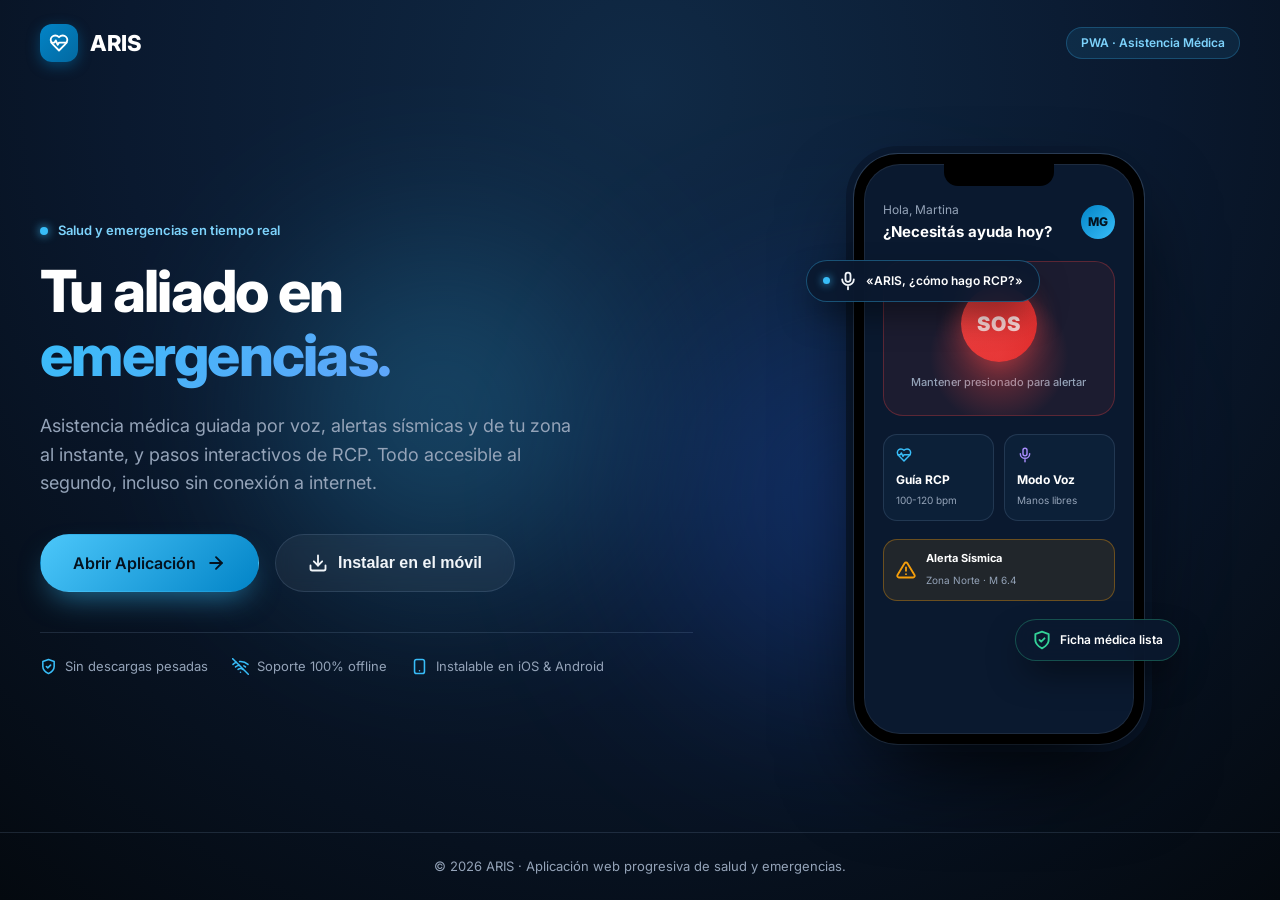
<file: landing.html>
<!DOCTYPE html>
<html lang="es">
<head>
  <meta charset="UTF-8">
  <meta name="viewport" content="width=device-width, initial-scale=1, viewport-fit=cover">
  <meta name="theme-color" content="#0A192F">
  <meta name="description" content="ARIS — Asistencia rápida por voz, alertas de emergencia y guías de primeros auxilios en una sola aplicación móvil.">
  <meta property="og:title" content="ARIS — Tu aliado en emergencias">
  <meta property="og:description" content="Asistencia por voz, alertas sísmicas y guías de RCP en una sola app instalable.">
  <meta property="og:type" content="website">
  <title>ARIS — Tu aliado en emergencias</title>

  <link rel="manifest" href="manifest.json">
  <link rel="icon" type="image/png" sizes="192x192" href="icons/icon-192.png">
  <link rel="apple-touch-icon" sizes="180x180" href="icons/apple-touch-icon.png">

  <link rel="preconnect" href="https://fonts.googleapis.com">
  <link rel="preconnect" href="https://fonts.gstatic.com" crossorigin>
  <link href="https://fonts.googleapis.com/css2?family=Inter:wght@400;500;600;700;800&display=swap" rel="stylesheet">
  <link rel="stylesheet" href="landing.css">
</head>
<body>

  <!-- ============================================================
       Sprite de Iconos SVG
       ============================================================ -->
  <svg class="svg-sprite" xmlns="http://www.w3.org/2000/svg" aria-hidden="true" focusable="false">
    <symbol id="i-heart-pulse" viewBox="0 0 24 24">
      <path d="M19 14c1.49-1.46 3-3.21 3-5.5A5.5 5.5 0 0 0 16.5 3c-1.76 0-3 .5-4.5 2-1.5-1.5-2.74-2-4.5-2A5.5 5.5 0 0 0 2 8.5c0 2.3 1.5 4.05 3 5.5l7 7Z"/>
      <path d="M3 11.5h3.6l1.5-2.6 2.4 5.2 1.6-2.6H21"/>
    </symbol>
    <symbol id="i-alert" viewBox="0 0 24 24">
      <path d="M10.3 3.9 1.8 18a2 2 0 0 0 1.7 3h17a2 2 0 0 0 1.7-3L13.7 3.9a2 2 0 0 0-3.4 0Z"/>
      <path d="M12 9v4"/><path d="M12 17h.01"/>
    </symbol>
    <symbol id="i-mic" viewBox="0 0 24 24">
      <rect x="9" y="2" width="6" height="11" rx="3"/>
      <path d="M5 10a7 7 0 0 0 14 0"/>
      <path d="M12 19v3"/>
    </symbol>
    <symbol id="i-book" viewBox="0 0 24 24">
      <path d="M12 7v14"/>
      <path d="M3 18a1 1 0 0 1-1-1V4a1 1 0 0 1 1-1h5a4 4 0 0 1 4 4 4 4 0 0 1 4-4h5a1 1 0 0 1 1 1v13a1 1 0 0 1-1 1h-6a3 3 0 0 0-3 3 3 3 0 0 0-3-3H3Z"/>
    </symbol>
    <symbol id="i-download" viewBox="0 0 24 24">
      <path d="M21 15v4a2 2 0 0 1-2 2H5a2 2 0 0 1-2-2v-4"/>
      <polyline points="7 10 12 15 17 10"/>
      <line x1="12" y1="15" x2="12" y2="3"/>
    </symbol>
    <symbol id="i-arrow-right" viewBox="0 0 24 24">
      <path d="M5 12h14"/><path d="m12 5 7 7-7 7"/>
    </symbol>
    <symbol id="i-phone" viewBox="0 0 24 24">
      <rect x="5" y="2" width="14" height="20" rx="3"/>
      <line x1="12" y1="18" x2="12.01" y2="18"/>
    </symbol>
    <symbol id="i-shield-check" viewBox="0 0 24 24">
      <path d="M12 22s8-4 8-10V5l-8-3-8 3v7c0 6 8 10 8 10Z"/>
      <path d="m9 12 2 2 4-4"/>
    </symbol>
    <symbol id="i-wifi-off" viewBox="0 0 24 24">
      <line x1="1" y1="1" x2="23" y2="23"/>
      <path d="M16.72 11.06A10.94 10.94 0 0 1 19 12.55"/>
      <path d="M5 12.55a10.94 10.94 0 0 1 5.17-2.39"/>
      <path d="M10.71 5.05A16 16 0 0 1 22.58 9"/>
      <path d="M1.42 9a15.91 15.91 0 0 1 4.7-2.88"/>
      <path d="M8.53 16.11a6 6 0 0 1 6.95 0"/>
      <line x1="12" y1="20" x2="12.01" y2="20"/>
    </symbol>
    <symbol id="i-share" viewBox="0 0 24 24">
      <path d="M4 12v8a2 2 0 0 0 2 2h12a2 2 0 0 0 2-2v-8"/>
      <polyline points="16 6 12 2 8 6"/>
      <line x1="12" y1="2" x2="12" y2="15"/>
    </symbol>
    <symbol id="i-plus-square" viewBox="0 0 24 24">
      <rect width="18" height="18" x="3" y="3" rx="2"/>
      <path d="M12 8v8"/><path d="M8 12h8"/>
    </symbol>
    <symbol id="i-close" viewBox="0 0 24 24">
      <path d="M18 6 6 18"/><path d="m6 6 12 12"/>
    </symbol>
  </svg>

  <div class="landing-page">

    <!-- Encabezado sutil -->
    <header class="header">
      <div class="header__inner">
        <div class="brand">
          <span class="brand__icon" aria-hidden="true">
            <svg class="icon"><use href="#i-heart-pulse"/></svg>
          </span>
          <span class="brand__name">ARIS</span>
        </div>
        <span class="badge badge--pill">PWA · Asistencia Médica</span>
      </div>
    </header>

    <!-- Hero Principal -->
    <main class="hero">
      <div class="hero__bg" aria-hidden="true">
        <div class="hero__glow hero__glow--cyan"></div>
        <div class="hero__glow hero__glow--blue"></div>
      </div>

      <div class="hero__container">
        <!-- Columna Izquierda: Información & Acciones -->
        <div class="hero__content">
          <div class="eyebrow">
            <span class="eyebrow__pulse" aria-hidden="true"></span>
            <span>Salud y emergencias en tiempo real</span>
          </div>

          <h1 class="hero__title">
            Tu aliado en <span class="text-gradient">emergencias.</span>
          </h1>

          <p class="hero__description">
            Asistencia médica guiada por voz, alertas sísmicas y de tu zona al instante, y pasos interactivos de RCP. Todo accesible al segundo, incluso sin conexión a internet.
          </p>

          <!-- CTAs -->
          <div class="hero__cta-group">
            <a href="app.html" class="btn btn--primary btn--lg">
              <span>Abrir Aplicación</span>
              <svg class="icon"><use href="#i-arrow-right"/></svg>
            </a>

            <button type="button" class="btn btn--outline btn--lg" id="btn-install">
              <svg class="icon"><use href="#i-download"/></svg>
              <span>Instalar en el móvil</span>
            </button>
          </div>

          <!-- Beneficios clave rápidos -->
          <ul class="hero__highlights">
            <li>
              <svg class="icon"><use href="#i-shield-check"/></svg>
              <span>Sin descargas pesadas</span>
            </li>
            <li>
              <svg class="icon"><use href="#i-wifi-off"/></svg>
              <span>Soporte 100% offline</span>
            </li>
            <li>
              <svg class="icon"><use href="#i-phone"/></svg>
              <span>Instalable en iOS & Android</span>
            </li>
          </ul>
        </div>

        <!-- Columna Derecha: Hero Image (Mockup interactivo del móvil) -->
        <div class="hero__visual">
          <div class="mockup-wrapper">
            <div class="device-frame">
              <!-- Notch y barra de estado -->
              <div class="device-notch"></div>
              <div class="device-screen">
                <div class="screen-header">
                  <div>
                    <span class="screen-greeting">Hola, Martina</span>
                    <strong class="screen-status">¿Necesitás ayuda hoy?</strong>
                  </div>
                  <div class="screen-avatar">MG</div>
                </div>

                <!-- Botón SOS Central -->
                <div class="screen-sos">
                  <div class="sos-glow"></div>
                  <div class="sos-btn">
                    <span>SOS</span>
                  </div>
                  <span class="sos-label">Mantener presionado para alertar</span>
                </div>

                <!-- Tarjetas rápidas -->
                <div class="screen-cards">
                  <div class="screen-card screen-card--cpr">
                    <svg class="icon"><use href="#i-heart-pulse"/></svg>
                    <strong>Guía RCP</strong>
                    <span>100-120 bpm</span>
                  </div>
                  <div class="screen-card screen-card--voice">
                    <svg class="icon"><use href="#i-mic"/></svg>
                    <strong>Modo Voz</strong>
                    <span>Manos libres</span>
                  </div>
                </div>

                <!-- Alerta activa en el mock -->
                <div class="screen-alert">
                  <svg class="icon"><use href="#i-alert"/></svg>
                  <div>
                    <strong>Alerta Sísmica</strong>
                    <span>Zona Norte · M 6.4</span>
                  </div>
                </div>
              </div>
            </div>

            <!-- Chips flotantes de soporte visual -->
            <div class="floating-chip floating-chip--voice">
              <div class="voice-dot"></div>
              <svg class="icon"><use href="#i-mic"/></svg>
              <span>«ARIS, ¿cómo hago RCP?»</span>
            </div>

            <div class="floating-chip floating-chip--badge">
              <svg class="icon"><use href="#i-shield-check"/></svg>
              <span>Ficha médica lista</span>
            </div>
          </div>
        </div>
      </div>
    </main>

    <!-- Footer minimalista -->
    <footer class="footer">
      <p>© 2026 ARIS · Aplicación web progresiva de salud y emergencias.</p>
    </footer>

  </div>

  <!-- Modal de instrucciones de instalación -->
  <div class="install-modal" id="install-modal" hidden role="dialog" aria-modal="true" aria-labelledby="modal-title">
    <div class="install-modal__backdrop" id="modal-backdrop"></div>
    <div class="install-modal__card">
      <button type="button" class="install-modal__close" id="modal-close" aria-label="Cerrar modal">
        <svg class="icon"><use href="#i-close"/></svg>
      </button>

      <div class="install-modal__icon">
        <svg class="icon"><use href="#i-heart-pulse"/></svg>
      </div>

      <h2 id="modal-title" class="install-modal__title">Instalar ARIS en tu móvil</h2>
      <p class="install-modal__desc">Tené ARIS a mano en tu pantalla de inicio para emergencias inmediatas.</p>

      <div class="install-tabs">
        <div class="install-step">
          <span class="step-num">iPhone (Safari)</span>
          <p>1. Tocá el botón <strong>Compartir</strong> (<svg class="icon inline-icon"><use href="#i-share"/></svg>) en la barra inferior.</p>
          <p>2. Seleccioná <strong>«Agregar a inicio»</strong> (<svg class="icon inline-icon"><use href="#i-plus-square"/></svg>).</p>
        </div>

        <div class="install-step">
          <span class="step-num">Android (Chrome)</span>
          <p>1. Tocá los tres puntos <strong>(⋮)</strong> de la esquina superior.</p>
          <p>2. Seleccioná <strong>«Instalar aplicación»</strong> o <strong>«Agregar a la pantalla principal»</strong>.</p>
        </div>
      </div>

      <a href="app.html" class="btn btn--primary btn--full">Continuar a la aplicación</a>
    </div>
  </div>

  <script src="landing.js"></script>
</body>
</html>
</file>
<file: styles.css>
/* ============================================================
   ARIS · UI Prototype
   1. Tokens y base
   2. Showcase (página contenedora)
   3. Marco de dispositivo
   4. Componentes compartidos de la app
   ============================================================ */

/* ---------- 1. Tokens y base ---------- */
:root {
  --navy-950: #050C17;
  --navy-900: #0A192F;
  --navy-850: #0C2038;
  --navy-800: #102A46;
  --navy-700: #1E3A5F;
  --navy-600: #2A4A72;

  --cyan: #38BDF8;
  --cyan-bright: #4CC7FA;
  --cyan-deep: #1597D6;
  --cyan-text: #7DD3FC;

  --text: #EAF2FC;
  --text-soft: #C7DCF0;
  --muted: #93A9C4;
  --muted-2: #6E86A4;
  --muted-3: #526B88;

  --danger: #F87171;
  --danger-text: #FCA5A5;
  --warn: #FBBF24;
  --warn-text: #FCD34D;
  --ok: #34D399;

  --line: rgba(148, 178, 214, .13);
  --line-strong: rgba(148, 178, 214, .24);
  --line-cyan: rgba(56, 189, 248, .3);

  --radius-xl: 24px;
  --radius-lg: 18px;
  --radius-md: 14px;
  --radius-sm: 10px;

  --font: "Inter", "Segoe UI", Roboto, Helvetica, Arial, sans-serif;
  --shadow-card: 0 18px 40px -24px rgba(0, 0, 0, .8);
}

*,
*::before,
*::after {
  box-sizing: border-box;
}

html {
  scroll-behavior: smooth;
}

body {
  margin: 0;
  min-height: 100vh;
  font-family: var(--font);
  color: var(--text);
  background:
    radial-gradient(900px 620px at 12% -8%, rgba(56, 189, 248, .10), transparent 62%),
    radial-gradient(760px 520px at 92% 2%, rgba(30, 58, 95, .55), transparent 66%),
    radial-gradient(600px 420px at 50% 100%, rgba(56, 189, 248, .05), transparent 70%),
    var(--navy-950);
  -webkit-font-smoothing: antialiased;
  text-rendering: optimizeLegibility;
}

h1, h2, h3, h4, p, ul, ol {
  margin: 0;
}

ul, ol {
  padding: 0;
  list-style: none;
}

a {
  color: inherit;
  text-decoration: none;
}

button {
  font: inherit;
  color: inherit;
  background: none;
  border: 0;
  padding: 0;
  cursor: pointer;
}

input {
  font: inherit;
}

svg {
  display: block;
}

::selection {
  background: rgba(56, 189, 248, .3);
  color: #fff;
}

.svg-sprite {
  position: absolute;
  width: 0;
  height: 0;
  overflow: hidden;
}

.icon {
  width: 18px;
  height: 18px;
  flex: none;
  fill: none;
  stroke: currentColor;
  stroke-width: 1.8;
  stroke-linecap: round;
  stroke-linejoin: round;
}

.icon--fill {
  fill: currentColor;
  stroke: none;
}

/* ---------- 2. Showcase ---------- */
.site-header {
  max-width: 1440px;
  margin: 0 auto;
  padding: 46px 40px 40px;
}

.site-header__brand {
  display: flex;
  align-items: center;
  gap: 12px;
  margin-bottom: 58px;
}

.brand-mark {
  width: 38px;
  height: 38px;
  display: grid;
  place-items: center;
  border-radius: 12px;
  color: var(--cyan);
  background: linear-gradient(145deg, rgba(56, 189, 248, .22), rgba(56, 189, 248, .04));
  border: 1px solid rgba(56, 189, 248, .32);
  box-shadow: 0 0 28px rgba(56, 189, 248, .16), inset 0 1px 0 rgba(255, 255, 255, .08);
}

.brand-mark .icon {
  width: 21px;
  height: 21px;
}

.brand-mark--sm {
  width: 32px;
  height: 32px;
  border-radius: 10px;
}

.brand-mark--sm .icon {
  width: 17px;
  height: 17px;
}

.brand-word {
  font-size: 15px;
  font-weight: 700;
  letter-spacing: .34em;
  padding-left: .34em;
}

.site-header__tag {
  margin-left: 6px;
  padding: 5px 9px;
  border: 1px solid var(--line);
  border-radius: 99px;
  background: rgba(255, 255, 255, .025);
  color: var(--muted);
  font-size: 9px;
  font-weight: 500;
  letter-spacing: .16em;
  text-transform: uppercase;
}

.site-header__intro {
  display: flex;
  align-items: flex-end;
  justify-content: space-between;
  gap: 56px;
  flex-wrap: wrap;
}

.site-header__copy {
  max-width: 700px;
}

.eyebrow {
  display: flex;
  align-items: center;
  gap: 8px;
  font-size: 10.5px;
  font-weight: 600;
  letter-spacing: .18em;
  text-transform: uppercase;
  color: var(--cyan);
}

.eyebrow--cyan {
  color: var(--cyan);
}

.site-header h1 {
  margin: 16px 0 18px;
  font-size: clamp(36px, 4.6vw, 60px);
  font-weight: 700;
  line-height: 1.02;
  letter-spacing: -.038em;
  background: linear-gradient(100deg, #FFFFFF 20%, #CFE9FF 70%, #7DD3FC 100%);
  -webkit-background-clip: text;
  background-clip: text;
  color: transparent;
}

.lead {
  max-width: 560px;
  font-size: 14.5px;
  line-height: 1.7;
  color: var(--muted);
}

.meta-list {
  display: flex;
  gap: 40px;
  padding-bottom: 6px;
  flex-wrap: wrap;
}

.meta-list li {
  display: flex;
  flex-direction: column;
  gap: 4px;
}

.meta-list strong {
  font-size: 16px;
  font-weight: 600;
  letter-spacing: -.01em;
  color: var(--text);
}

.meta-list span {
  font-size: 9.5px;
  font-weight: 500;
  letter-spacing: .12em;
  text-transform: uppercase;
  color: var(--muted-2);
}

.screen-nav {
  position: sticky;
  top: 0;
  z-index: 60;
  background: rgba(5, 12, 23, .8);
  backdrop-filter: blur(18px);
  -webkit-backdrop-filter: blur(18px);
  border-top: 1px solid rgba(148, 178, 214, .07);
  border-bottom: 1px solid rgba(148, 178, 214, .09);
}

.screen-nav__inner {
  display: flex;
  gap: 6px;
  max-width: 1440px;
  margin: 0 auto;
  padding: 13px 40px;
  overflow-x: auto;
  scrollbar-width: none;
}

.screen-nav__inner::-webkit-scrollbar {
  display: none;
}

.screen-nav a {
  flex: none;
  padding: 8px 13px;
  border: 1px solid transparent;
  border-radius: 99px;
  font-size: 11px;
  font-weight: 500;
  color: var(--muted);
  white-space: nowrap;
  transition: color .2s, background .2s, border-color .2s;
}

.screen-nav a span {
  margin-right: 6px;
  color: var(--muted-3);
  font-variant-numeric: tabular-nums;
  font-size: 9.5px;
}

.screen-nav a:hover {
  color: var(--text);
  background: rgba(255, 255, 255, .04);
  border-color: var(--line);
}

.gallery {
  display: grid;
  grid-template-columns: repeat(auto-fill, minmax(330px, 1fr));
  align-items: start;
  gap: 64px 36px;
  max-width: 1440px;
  margin: 0 auto;
  padding: 60px 40px 100px;
}

.showcase-item {
  display: flex;
  flex-direction: column;
  align-items: center;
  gap: 20px;
  scroll-margin-top: 92px;
}

.showcase-item__head {
  display: flex;
  gap: 14px;
  width: 100%;
  max-width: 414px;
  padding-top: 14px;
  border-top: 1px solid var(--line);
}

.showcase-item__num {
  padding-top: 2px;
  font-size: 10.5px;
  font-weight: 600;
  letter-spacing: .08em;
  color: var(--cyan);
  font-variant-numeric: tabular-nums;
}

.showcase-item__head h2 {
  font-size: 13.5px;
  font-weight: 600;
  letter-spacing: -.01em;
  color: var(--text);
}

.showcase-item__head p {
  margin-top: 3px;
  font-size: 11px;
  color: var(--muted-2);
}

.site-footer {
  display: flex;
  align-items: center;
  justify-content: space-between;
  gap: 24px;
  flex-wrap: wrap;
  max-width: 1440px;
  margin: 0 auto;
  padding: 28px 40px 42px;
  border-top: 1px solid var(--line);
}

.site-footer__brand {
  display: flex;
  align-items: center;
  gap: 10px;
}

.site-footer p {
  font-size: 10.5px;
  line-height: 1.6;
  color: var(--muted-2);
}

.site-footer__brand p {
  font-size: 11.5px;
  color: var(--muted);
}

.site-footer__brand strong {
  color: var(--text);
  letter-spacing: .08em;
}

/* ---------- 3. Marco de dispositivo ---------- */
.phone {
  --scale: 1;
  position: relative;
  width: 100%;
  max-width: 414px;
  padding: 12px;
  border-radius: 52px;
  background: linear-gradient(155deg, #24374F 0%, #0B1727 38%, #1B2C42 100%);
  box-shadow:
    0 48px 90px -40px rgba(0, 0, 0, .9),
    0 0 0 1px rgba(148, 178, 214, .12),
    inset 0 1px 0 rgba(255, 255, 255, .16);
}

.phone::before,
.phone::after {
  content: "";
  position: absolute;
  width: 3px;
  border-radius: 3px;
  background: linear-gradient(180deg, #2B4058, #182A3E);
}

.phone::before {
  left: -2px;
  top: 156px;
  height: 62px;
  box-shadow: 0 76px 0 #24384F;
}

.phone::after {
  right: -2px;
  top: 198px;
  height: 92px;
}

.viewport {
  position: relative;
  width: 100%;
  aspect-ratio: 390 / 844;
  border-radius: 41px;
  overflow: hidden;
  background: var(--navy-900);
  box-shadow: inset 0 0 0 1px rgba(0, 0, 0, .55);
}

/* ---------- 4. Base de pantalla ---------- */
.screen {
  position: absolute;
  top: 0;
  left: 0;
  width: 390px;
  height: 844px;
  display: flex;
  flex-direction: column;
  overflow: hidden;
  transform-origin: top left;
  transform: scale(var(--scale, 1));
  background: var(--navy-900);
  color: var(--text);
  font-family: var(--font);
  font-size: 14px;
  line-height: 1.45;
  isolation: isolate;
}

.screen--home,
.screen--alerts,
.screen--profile,
.screen--cpr,
.screen--voice,
.screen--quake {
  background:
    radial-gradient(120% 52% at 50% -6%, #102B48 0%, #0A192F 62%),
    var(--navy-900);
}

.screen__scroll {
  flex: 1;
  min-height: 0;
  padding: 4px 22px 96px;
  overflow-y: auto;
  overscroll-behavior: contain;
  scrollbar-width: none;
}

.screen__scroll::-webkit-scrollbar {
  display: none;
}

/* Barra de estado */
.statusbar {
  position: relative;
  z-index: 20;
  flex: none;
  display: flex;
  align-items: center;
  justify-content: space-between;
  height: 50px;
  padding: 14px 26px 0;
  color: var(--text);
}

.statusbar__time {
  font-size: 12.5px;
  font-weight: 600;
  letter-spacing: .01em;
  font-variant-numeric: tabular-nums;
}

.statusbar__icons {
  display: flex;
  align-items: center;
  gap: 6px;
}

.statusbar__icon {
  color: var(--text);
}

.statusbar__icon--signal { width: 17px; height: 11px; }
.statusbar__icon--wifi { width: 15px; height: 11px; }
.statusbar__icon--battery { width: 24px; height: 11px; }

.island {
  position: absolute;
  top: 10px;
  left: 50%;
  z-index: 30;
  width: 112px;
  height: 30px;
  border-radius: 20px;
  background: #000;
  transform: translateX(-50%);
  box-shadow: 0 0 0 1px rgba(255, 255, 255, .03);
}

.island::after {
  content: "";
  position: absolute;
  top: 50%;
  right: 12px;
  width: 7px;
  height: 7px;
  border-radius: 50%;
  background: #0E2236;
  box-shadow: inset 0 0 2px rgba(56, 189, 248, .55);
  transform: translateY(-50%);
}

.home-indicator {
  position: absolute;
  bottom: 7px;
  left: 50%;
  z-index: 45;
  width: 128px;
  height: 5px;
  border-radius: 99px;
  background: rgba(255, 255, 255, .3);
  transform: translateX(-50%);
  pointer-events: none;
}

/* Encabezado de pantalla */
.appbar {
  position: relative;
  z-index: 10;
  flex: none;
  display: flex;
  align-items: center;
  gap: 12px;
  height: 54px;
  padding: 0 20px;
}

.appbar__title {
  font-size: 15px;
  font-weight: 600;
  letter-spacing: -.015em;
}

.appbar__spacer {
  flex: 1;
}

.appbar__hint {
  padding: 6px 10px;
  border: 1px solid var(--line);
  border-radius: 99px;
  color: var(--muted);
  font-size: 10px;
  font-weight: 500;
  letter-spacing: .04em;
}

/* Botones e iconos */
.btn {
  display: inline-flex;
  align-items: center;
  justify-content: center;
  gap: 9px;
  height: 52px;
  padding: 0 20px;
  border: 1px solid transparent;
  border-radius: 15px;
  font-size: 13.5px;
  font-weight: 600;
  letter-spacing: -.005em;
  white-space: nowrap;
  transition: transform .18s, background .2s, border-color .2s, box-shadow .2s, color .2s;
}

.btn .icon {
  width: 18px;
  height: 18px;
}

.btn:active {
  transform: translateY(1px) scale(.995);
}

.btn--primary {
  color: #04121F;
  background: linear-gradient(135deg, var(--cyan-bright), var(--cyan-deep));
  box-shadow:
    0 14px 28px -14px rgba(56, 189, 248, .7),
    inset 0 1px 0 rgba(255, 255, 255, .42);
}

.btn--primary:hover {
  background: linear-gradient(135deg, #6BD3FC, #22A7E6);
  box-shadow:
    0 16px 32px -12px rgba(56, 189, 248, .8),
    inset 0 1px 0 rgba(255, 255, 255, .5);
}

.btn--ghost {
  color: var(--text);
  background: rgba(255, 255, 255, .028);
  border-color: var(--line-strong);
}

.btn--ghost:hover {
  background: rgba(56, 189, 248, .07);
  border-color: rgba(56, 189, 248, .35);
}

.btn--danger {
  color: #1B0606;
  background: linear-gradient(135deg, #F98A8A, #E24C4C);
  box-shadow:
    0 14px 28px -14px rgba(248, 113, 113, .65),
    inset 0 1px 0 rgba(255, 255, 255, .35);
}

.btn--danger:hover {
  background: linear-gradient(135deg, #FCA5A5, #EF5B5B);
}

.btn--danger-text {
  color: var(--danger-text);
}

.btn--danger-text:hover {
  color: #FECACA;
  background: rgba(248, 113, 113, .07);
  border-color: rgba(248, 113, 113, .3);
}

.btn--full {
  width: 100%;
}

.icon-btn {
  display: grid;
  place-items: center;
  flex: none;
  width: 38px;
  height: 38px;
  border: 1px solid var(--line);
  border-radius: 12px;
  background: rgba(255, 255, 255, .04);
  color: var(--text);
  transition: background .2s, border-color .2s, color .2s, transform .18s;
}

.icon-btn .icon {
  width: 19px;
  height: 19px;
}

.icon-btn:hover {
  color: var(--cyan);
  background: rgba(56, 189, 248, .12);
  border-color: rgba(56, 189, 248, .35);
}

.icon-btn--lg {
  width: 52px;
  height: 52px;
  border-radius: 15px;
}

.icon-btn--sm {
  width: 30px;
  height: 30px;
  border-radius: 9px;
}

.icon-btn--sm .icon {
  width: 14px;
  height: 14px;
}

.link-btn {
  font-size: 10.5px;
  font-weight: 500;
  color: var(--cyan);
  transition: color .2s;
}

.link-btn:hover {
  color: #BAE6FD;
}

/* Etiquetas, chips y estados */
.tag {
  display: inline-flex;
  align-items: center;
  gap: 5px;
  height: 21px;
  padding: 0 8px;
  border-radius: 6px;
  font-size: 9px;
  font-weight: 600;
  letter-spacing: .045em;
  text-transform: uppercase;
  white-space: nowrap;
}

.tag--danger {
  color: var(--danger-text);
  background: rgba(248, 113, 113, .13);
  border: 1px solid rgba(248, 113, 113, .24);
}

.tag--danger-solid {
  height: 24px;
  padding: 0 10px;
  color: #fff;
  background: #DC3F3F;
  box-shadow: 0 6px 18px -6px rgba(220, 63, 63, .7);
}

.tag--warn {
  color: var(--warn-text);
  background: rgba(251, 191, 36, .11);
  border: 1px solid rgba(251, 191, 36, .22);
}

.tag--info {
  color: var(--cyan-text);
  background: rgba(56, 189, 248, .11);
  border: 1px solid rgba(56, 189, 248, .22);
}

.chip {
  display: inline-flex;
  align-items: center;
  gap: 5px;
  height: 26px;
  padding: 0 10px;
  border: 1px solid var(--line);
  border-radius: 99px;
  background: rgba(255, 255, 255, .03);
  color: var(--muted);
  font-size: 10px;
  font-weight: 500;
  white-space: nowrap;
}

.chip .icon {
  width: 12px;
  height: 12px;
}

.chip--glass {
  color: #DCE9F8;
  background: rgba(6, 15, 30, .5);
  border-color: rgba(255, 255, 255, .16);
  backdrop-filter: blur(8px);
  -webkit-backdrop-filter: blur(8px);
}

.chip--soft {
  color: var(--cyan-text);
  background: rgba(56, 189, 248, .09);
  border-color: rgba(56, 189, 248, .2);
}

.pulse-dot {
  width: 6px;
  height: 6px;
  border-radius: 50%;
  background: var(--ok);
  box-shadow: 0 0 0 3px rgba(52, 211, 153, .12);
  animation: pulse-dot 2.4s ease-in-out infinite;
}

.pulse-dot--light {
  background: #fff;
  box-shadow: 0 0 0 3px rgba(255, 255, 255, .18);
}

.dot {
  width: 6px;
  height: 6px;
  border-radius: 50%;
  background: var(--danger);
}

.dot--cyan {
  background: var(--cyan);
}

/* Encabezados de sección */
.section-head {
  display: flex;
  align-items: center;
  justify-content: space-between;
  gap: 12px;
  margin: 18px 0 10px;
}

.section-head h3 {
  font-size: 13px;
  font-weight: 600;
  letter-spacing: -.01em;
}

.section-head__meta {
  font-size: 10px;
  color: var(--muted-2);
}

/* Avatares */
.avatar {
  position: relative;
  display: grid;
  place-items: center;
  flex: none;
  width: 44px;
  height: 44px;
  border: 1px solid rgba(148, 178, 214, .26);
  border-radius: 14px;
  background: linear-gradient(145deg, #2A4A72, #16324F);
  color: #DCE9F8;
  font-size: 13px;
  font-weight: 600;
  letter-spacing: .02em;
}

.avatar__status {
  position: absolute;
  right: -2px;
  bottom: -2px;
  width: 11px;
  height: 11px;
  border: 2.5px solid var(--navy-900);
  border-radius: 50%;
  background: var(--ok);
}

/* Barra de navegación inferior */
.tabbar {
  position: absolute;
  right: 0;
  bottom: 0;
  left: 0;
  z-index: 40;
  display: grid;
  grid-template-columns: repeat(5, 1fr);
  align-items: start;
  height: 78px;
  padding: 9px 10px 0;
  border-top: 1px solid var(--line);
  background: linear-gradient(180deg, rgba(10, 25, 47, .95), rgba(8, 20, 37, .99));
  backdrop-filter: blur(18px);
  -webkit-backdrop-filter: blur(18px);
}

.tab {
  display: flex;
  flex-direction: column;
  align-items: center;
  gap: 4px;
  padding-top: 4px;
  color: var(--muted-3);
  font-size: 8.5px;
  font-weight: 500;
  letter-spacing: .02em;
  transition: color .2s;
}

.tab .icon {
  width: 21px;
  height: 21px;
}

.tab:hover {
  color: var(--muted);
}

.tab.is-active {
  color: var(--cyan);
}

.tab.is-active .icon {
  filter: drop-shadow(0 0 6px rgba(56, 189, 248, .45));
}

.tab--sos {
  gap: 2px;
  transform: translateY(-17px);
}

.tab__sos-circle {
  display: grid;
  place-items: center;
  width: 52px;
  height: 52px;
  margin-bottom: 2px;
  border: 4px solid #081426;
  border-radius: 50%;
  background: linear-gradient(145deg, var(--cyan-bright), var(--cyan-deep));
  color: #04121F;
  box-shadow: 0 10px 24px -8px rgba(56, 189, 248, .65);
  transition: transform .2s, box-shadow .2s;
}

.tab--sos:hover .tab__sos-circle {
  transform: translateY(-2px);
  box-shadow: 0 14px 28px -8px rgba(56, 189, 248, .8);
}

.tab--sos .tab__sos-circle .icon {
  width: 23px;
  height: 23px;
}

.tab--sos > span:last-child {
  color: var(--muted-2);
  font-size: 8.5px;
}

/* Nota de color de fondo para pantallas oscuras */
.screen ::placeholder {
  color: var(--muted-3);
}

/* ============================================================
   01 · Bienvenida
   ============================================================ */
.screen--splash {
  background: #061323;
}

.scene {
  position: absolute;
  inset: 0;
  z-index: 0;
}

.scene__art {
  width: 100%;
  height: 100%;
}

.scene__veil {
  position: absolute;
  inset: 0;
  background: linear-gradient(
    180deg,
    rgba(5, 12, 23, .5) 0%,
    rgba(5, 12, 23, 0) 20%,
    rgba(5, 12, 23, .08) 44%,
    rgba(7, 21, 39, .72) 66%,
    #071527 88%
  );
}

.splash__content {
  position: relative;
  z-index: 5;
  display: flex;
  flex: 1;
  flex-direction: column;
  padding: 24px 26px 22px;
}

.splash__brand {
  display: flex;
  flex-direction: column;
  align-items: center;
  margin-top: 54px;
  text-align: center;
}

.brandmark {
  position: relative;
  display: grid;
  place-items: center;
  width: 86px;
  height: 86px;
  border: 1px solid rgba(56, 189, 248, .38);
  border-radius: 26px;
  background: radial-gradient(120% 120% at 30% 20%, rgba(56, 189, 248, .25), rgba(10, 25, 47, .85));
  box-shadow:
    0 0 0 8px rgba(56, 189, 248, .04),
    0 20px 50px -18px rgba(56, 189, 248, .5),
    inset 0 1px 0 rgba(255, 255, 255, .15);
  backdrop-filter: blur(6px);
  -webkit-backdrop-filter: blur(6px);
}

.brandmark::before {
  content: "";
  position: absolute;
  inset: 10px;
  border: 1px solid rgba(56, 189, 248, .14);
  border-radius: 18px;
}

.brandmark .icon {
  width: 44px;
  height: 44px;
  color: var(--cyan);
  filter: drop-shadow(0 0 10px rgba(56, 189, 248, .65));
}

.splash__word {
  margin: 22px 0 8px;
  padding-left: .34em;
  font-size: 36px;
  font-weight: 700;
  letter-spacing: .34em;
  color: #F4F9FF;
}

.splash__tagline {
  font-size: 9.5px;
  font-weight: 500;
  letter-spacing: .26em;
  text-transform: uppercase;
  color: #8FC9E8;
}

.splash__bottom {
  margin-top: auto;
}

.splash__title {
  max-width: 300px;
  margin: 10px 0;
  font-size: 30px;
  font-weight: 600;
  line-height: 1.1;
  letter-spacing: -.03em;
}

.splash__copy {
  max-width: 290px;
  margin-bottom: 24px;
  font-size: 12.5px;
  line-height: 1.6;
  color: #9DB3CC;
}

.splash__actions {
  display: flex;
  flex-direction: column;
  gap: 10px;
}

.splash__legal {
  margin-top: 16px;
  font-size: 9px;
  line-height: 1.65;
  text-align: center;
  color: #5F7896;
}

.splash__legal a {
  color: #8FC9E8;
  text-decoration: underline;
  text-underline-offset: 2px;
}

.ecg-line {
  stroke-dasharray: 1200;
  stroke-dashoffset: 1200;
  animation: ecg-draw 5.5s ease-out .4s forwards;
}

.ecg-spark {
  animation: ecg-spark 7s linear 2s infinite;
}

/* ============================================================
   02 · Registro
   ============================================================ */
.screen--auth {
  background: linear-gradient(180deg, #0A192F 0%, #0B1E37 58%, #0A192F 100%);
}

.auth__glow {
  position: absolute;
  top: -150px;
  right: -120px;
  width: 320px;
  height: 320px;
  border-radius: 50%;
  background: radial-gradient(circle, rgba(56, 189, 248, .18), transparent 65%);
  pointer-events: none;
}

.auth__scroll {
  position: relative;
  z-index: 5;
  flex: 1;
  min-height: 0;
  padding: 10px 24px 26px;
  overflow-y: auto;
  scrollbar-width: none;
}

.auth__scroll::-webkit-scrollbar {
  display: none;
}

.auth__head {
  margin: 14px 0 26px;
}

.auth__head h3 {
  margin: 10px 0 8px;
  font-size: 29px;
  font-weight: 600;
  letter-spacing: -.03em;
}

.auth__head p {
  max-width: 280px;
  font-size: 12px;
  line-height: 1.6;
  color: var(--muted);
}

.form {
  display: flex;
  flex-direction: column;
  gap: 14px;
}

.field {
  display: flex;
  flex-direction: column;
  gap: 7px;
}

.field__label {
  font-size: 10.5px;
  font-weight: 500;
  letter-spacing: .02em;
  color: #B9CBE0;
}

.field__control {
  position: relative;
  display: flex;
  align-items: center;
  height: 52px;
  border: 1px solid var(--line);
  border-radius: 14px;
  background: rgba(255, 255, 255, .028);
  transition: border-color .2s, background .2s, box-shadow .2s;
}

.field__control:focus-within {
  border-color: rgba(56, 189, 248, .55);
  background: rgba(56, 189, 248, .05);
  box-shadow: 0 0 0 3px rgba(56, 189, 248, .08);
}

.field__icon {
  width: 18px;
  height: 18px;
  margin-left: 15px;
  color: var(--muted-2);
}

.field__input {
  flex: 1;
  min-width: 0;
  height: 100%;
  padding: 0 14px;
  border: 0;
  outline: 0;
  background: transparent;
  color: var(--text);
  font-size: 12.5px;
}

.field__input::placeholder {
  color: var(--muted-3);
}

.field__toggle {
  display: grid;
  place-items: center;
  flex: none;
  width: 44px;
  height: 100%;
  border-radius: 0 14px 14px 0;
  color: var(--muted-2);
  transition: color .2s;
}

.field__toggle:hover {
  color: var(--cyan);
}

.field__toggle .icon {
  width: 18px;
  height: 18px;
}

.checkbox {
  position: relative;
  display: flex;
  align-items: flex-start;
  gap: 9px;
  margin: 4px 0 2px;
  font-size: 10px;
  line-height: 1.55;
  color: var(--muted);
  cursor: pointer;
}

.checkbox input {
  position: absolute;
  opacity: 0;
  pointer-events: none;
}

.checkbox__box {
  display: grid;
  place-items: center;
  flex: none;
  width: 17px;
  height: 17px;
  margin-top: 1px;
  border: 1.5px solid var(--line-strong);
  border-radius: 5px;
  background: rgba(255, 255, 255, .03);
  transition: background .2s, border-color .2s;
}

.checkbox__box .icon {
  width: 11px;
  height: 11px;
  color: #04121F;
  opacity: 0;
  transform: scale(.7);
  transition: opacity .18s, transform .18s;
}

.checkbox input:checked + .checkbox__box {
  border-color: var(--cyan);
  background: var(--cyan);
}

.checkbox input:checked + .checkbox__box .icon {
  opacity: 1;
  transform: scale(1);
}

.checkbox a {
  color: #9AD4F0;
  text-decoration: underline;
  text-underline-offset: 2px;
}

.auth__alt {
  margin: 20px 0 12px;
  font-size: 11px;
  text-align: center;
  color: var(--muted);
}

.auth__alt a {
  color: var(--cyan);
  font-weight: 500;
}

.auth__secure {
  display: flex;
  align-items: center;
  justify-content: center;
  gap: 6px;
  font-size: 9px;
  color: #5F7896;
}

.auth__secure .icon {
  width: 12px;
  height: 12px;
}

/* ============================================================
   03 · Inicio
   ============================================================ */
.home__scroll {
  padding-top: 4px;
}

.home__head {
  display: flex;
  align-items: center;
  gap: 12px;
  padding: 4px 0 2px;
}

.home__greeting {
  flex: 1;
  min-width: 0;
}

.home__date {
  margin-bottom: 3px;
  font-size: 9px;
  font-weight: 500;
  letter-spacing: .11em;
  text-transform: uppercase;
  color: var(--muted-2);
}

.home__greeting h3 {
  font-size: 21px;
  font-weight: 600;
  line-height: 1.15;
  letter-spacing: -.025em;
}

.icon-btn--bell {
  position: relative;
}

.icon-btn--bell .dot {
  position: absolute;
  top: 9px;
  right: 9px;
  box-shadow: 0 0 0 2px var(--navy-900);
}

.status-strip {
  display: flex;
  align-items: center;
  justify-content: space-between;
  gap: 10px;
  margin-top: 14px;
  padding: 9px 12px;
  border: 1px solid var(--line);
  border-radius: 11px;
  background: rgba(255, 255, 255, .025);
  color: #A8BBD2;
  font-size: 9.5px;
}

.status-strip__left,
.status-strip__right {
  display: flex;
  align-items: center;
  gap: 7px;
}

.status-strip__right {
  gap: 5px;
  color: var(--muted-2);
}

.status-strip .icon {
  width: 12px;
  height: 12px;
}

.quick-grid {
  display: grid;
  grid-template-columns: 1fr 1fr;
  gap: 11px;
}

.quick-card {
  position: relative;
  display: flex;
  flex-direction: column;
  justify-content: space-between;
  height: 122px;
  padding: 14px;
  overflow: hidden;
  border: 1px solid var(--line);
  border-radius: 17px;
  background: linear-gradient(160deg, rgba(255, 255, 255, .045), rgba(255, 255, 255, .015));
  transition: transform .2s, border-color .2s, background .2s;
}

.quick-card::after {
  content: "";
  position: absolute;
  inset: 0;
  border-radius: inherit;
  background: radial-gradient(90px 90px at 100% 0%, var(--accent-soft), transparent 70%);
  pointer-events: none;
}

.quick-card:hover {
  border-color: var(--accent-border);
  background: linear-gradient(160deg, rgba(255, 255, 255, .06), rgba(255, 255, 255, .02));
  transform: translateY(-2px);
}

.quick-card--health {
  --accent: #38BDF8;
  --accent-soft: rgba(56, 189, 248, .16);
  --accent-border: rgba(56, 189, 248, .4);
}

.quick-card--emergency {
  --accent: #F87171;
  --accent-soft: rgba(248, 113, 113, .14);
  --accent-border: rgba(248, 113, 113, .38);
}

.quick-card--alerts {
  --accent: #FBBF24;
  --accent-soft: rgba(251, 191, 36, .13);
  --accent-border: rgba(251, 191, 36, .36);
}

.quick-card--guide {
  --accent: #60A5FA;
  --accent-soft: rgba(96, 165, 250, .14);
  --accent-border: rgba(96, 165, 250, .38);
}

.quick-card__icon {
  display: grid;
  place-items: center;
  width: 38px;
  height: 38px;
  border: 1px solid var(--accent-border);
  border-radius: 11px;
  background: var(--accent-soft);
  color: var(--accent);
}

.quick-card__icon .icon {
  width: 20px;
  height: 20px;
}

.quick-card__body {
  position: relative;
  z-index: 1;
  display: flex;
  flex-direction: column;
  gap: 3px;
}

.quick-card__body strong {
  font-size: 12.5px;
  font-weight: 600;
  letter-spacing: -.01em;
}

.quick-card__body span {
  max-width: 118px;
  font-size: 9.5px;
  line-height: 1.4;
  color: var(--muted-2);
}

.quick-card__arrow {
  position: absolute;
  top: 15px;
  right: 13px;
  color: var(--muted-3);
}

.quick-card__arrow .icon {
  width: 14px;
  height: 14px;
}

.quick-card__badge {
  position: absolute;
  top: 12px;
  right: 12px;
  display: grid;
  place-items: center;
  min-width: 18px;
  height: 18px;
  padding: 0 4px;
  border: 1px solid rgba(251, 191, 36, .3);
  border-radius: 6px;
  background: rgba(251, 191, 36, .16);
  color: var(--warn-text);
  font-size: 9px;
  font-weight: 600;
}

.alert-row {
  display: flex;
  align-items: center;
  gap: 10px;
  width: 100%;
  margin-top: 12px;
  padding: 10px 12px;
  border: 1px solid var(--line);
  border-radius: 14px;
  background: rgba(255, 255, 255, .025);
  text-align: left;
  transition: border-color .2s, background .2s;
}

.alert-row:hover {
  border-color: rgba(248, 113, 113, .28);
  background: rgba(248, 113, 113, .045);
}

.alert-row__icon {
  display: grid;
  place-items: center;
  flex: none;
  width: 34px;
  height: 34px;
  border: 1px solid rgba(248, 113, 113, .22);
  border-radius: 10px;
  background: rgba(248, 113, 113, .12);
  color: var(--danger-text);
}

.alert-row__icon .icon {
  width: 17px;
  height: 17px;
}

.alert-row__body {
  display: flex;
  flex: 1;
  flex-direction: column;
  gap: 2px;
  min-width: 0;
}

.alert-row__body strong {
  overflow: hidden;
  font-size: 11px;
  font-weight: 600;
  text-overflow: ellipsis;
  white-space: nowrap;
}

.alert-row__body span {
  font-size: 9px;
  color: var(--muted-2);
}

.alert-row > .icon {
  width: 14px;
  height: 14px;
  color: var(--muted-3);
}

.support-banner {
  position: relative;
  display: flex;
  align-items: center;
  gap: 11px;
  margin-top: 12px;
  padding: 13px;
  overflow: hidden;
  border: 1px solid rgba(56, 189, 248, .22);
  border-radius: 16px;
  background: linear-gradient(135deg, rgba(56, 189, 248, .14), rgba(56, 189, 248, .035));
}

.section-head--contacts {
  margin: 16px 0 8px;
}

.contacts-row {
  display: grid;
  grid-template-columns: repeat(3, 1fr);
  gap: 8px;
}

.contact {
  display: flex;
  align-items: center;
  gap: 7px;
  height: 46px;
  padding: 0 8px;
  border: 1px solid var(--line);
  border-radius: 12px;
  background: rgba(255, 255, 255, .025);
  transition: border-color .2s, background .2s;
}

.contact:hover {
  border-color: rgba(56, 189, 248, .3);
  background: rgba(56, 189, 248, .05);
}

.avatar--xs {
  width: 28px;
  height: 28px;
  border-radius: 9px;
  font-size: 9.5px;
  letter-spacing: 0;
}

.avatar--xs::before {
  content: attr(data-initials);
}

.contact__name {
  flex: 1;
  min-width: 0;
  overflow: hidden;
  font-size: 9.5px;
  font-weight: 500;
  text-align: left;
  text-overflow: ellipsis;
  white-space: nowrap;
}

.contact__call {
  display: grid;
  place-items: center;
  color: var(--cyan);
}

.contact__call .icon {
  width: 12px;
  height: 12px;
}

.support-banner__icon {
  display: grid;
  place-items: center;
  flex: none;
  width: 38px;
  height: 38px;
  border-radius: 11px;
  background: rgba(56, 189, 248, .16);
  color: var(--cyan);
}

.support-banner__icon .icon {
  width: 19px;
  height: 19px;
}

.support-banner__body {
  display: flex;
  flex: 1;
  flex-direction: column;
  gap: 2px;
}

.support-banner__body strong {
  font-size: 11.5px;
  font-weight: 600;
}

.support-banner__body span {
  font-size: 9px;
  color: #8FB4CE;
}

.support-banner__action {
  display: grid;
  place-items: center;
  flex: none;
  width: 30px;
  height: 30px;
  border-radius: 50%;
  background: rgba(56, 189, 248, .15);
  color: var(--cyan);
  transition: background .2s, transform .2s;
}

.support-banner__action:hover {
  background: rgba(56, 189, 248, .28);
  transform: translateX(2px);
}

.support-banner__action .icon {
  width: 14px;
  height: 14px;
}

/* ============================================================
   04 · Emergencia natural (sismo)
   ============================================================ */
.quake__scroll {
  padding-top: 2px;
  padding-bottom: 106px;
}

.quake-hero {
  position: relative;
  height: 204px;
  overflow: hidden;
  border: 1px solid rgba(248, 113, 113, .18);
  border-radius: 20px;
  background: #0B1E37;
}

.quake-hero__art {
  position: absolute;
  inset: 0;
  width: 100%;
  height: 100%;
}

.quake-hero__veil {
  position: absolute;
  inset: 0;
  background: linear-gradient(180deg, rgba(6, 15, 30, .16), rgba(6, 15, 30, 0) 38%, rgba(6, 15, 30, .9) 100%);
}

.quake-hero__top {
  position: absolute;
  top: 12px;
  right: 12px;
  left: 12px;
  z-index: 2;
  display: flex;
  align-items: center;
  justify-content: space-between;
  gap: 10px;
}

.quake-hero__bottom {
  position: absolute;
  right: 15px;
  bottom: 13px;
  left: 15px;
  z-index: 2;
  display: flex;
  align-items: flex-end;
  justify-content: space-between;
  gap: 12px;
}

.quake-mag {
  display: flex;
  flex-direction: column;
  line-height: 1;
}

.quake-mag strong {
  color: #fff;
  font-size: 42px;
  font-weight: 700;
  letter-spacing: -.045em;
  text-shadow: 0 4px 18px rgba(0, 0, 0, .55);
}

.quake-mag span {
  margin-top: 4px;
  color: #B9CBE0;
  font-size: 9px;
  font-weight: 500;
  letter-spacing: .14em;
  text-transform: uppercase;
}

.quake-hero__meta {
  display: flex;
  flex-direction: column;
  align-items: flex-end;
  gap: 6px;
}

.quake-hero__note {
  color: var(--danger-text);
  font-size: 8.5px;
  letter-spacing: .02em;
}

.quake-loc {
  display: flex;
  align-items: center;
  gap: 8px;
  flex-wrap: wrap;
  margin-top: 10px;
  padding: 0 2px;
  color: var(--muted);
  font-size: 9.5px;
}

.quake-loc > span {
  display: flex;
  align-items: center;
  gap: 5px;
}

.quake-loc .icon {
  width: 12px;
  height: 12px;
}

.quake-loc__sep {
  width: 3px;
  height: 3px;
  border-radius: 50%;
  background: #4A6382;
}

.callout {
  display: flex;
  align-items: flex-start;
  gap: 9px;
  margin-top: 12px;
  padding: 10px 12px;
  border: 1px solid rgba(248, 113, 113, .2);
  border-radius: 12px;
  background: rgba(248, 113, 113, .07);
  color: #D9C6C6;
  font-size: 10px;
  line-height: 1.5;
}

.callout .icon {
  width: 15px;
  height: 15px;
  margin-top: 1px;
  color: var(--danger-text);
}

.callout strong {
  color: #FECACA;
  font-weight: 600;
}

.steps {
  overflow: hidden;
  border: 1px solid var(--line);
  border-radius: 16px;
  background: rgba(255, 255, 255, .02);
}

.step {
  position: relative;
  display: flex;
  gap: 11px;
  padding: 11px 13px;
}

.step + .step {
  border-top: 1px solid rgba(148, 178, 214, .09);
}

.step__num {
  display: grid;
  place-items: center;
  flex: none;
  width: 24px;
  height: 24px;
  border: 1px solid rgba(56, 189, 248, .22);
  border-radius: 50%;
  background: rgba(56, 189, 248, .1);
  color: var(--cyan-text);
  font-size: 9.5px;
  font-weight: 600;
}

.step__body strong {
  display: block;
  font-size: 11px;
  font-weight: 600;
  letter-spacing: -.005em;
}

.step__body p {
  margin-top: 2px;
  color: var(--muted-2);
  font-size: 9.5px;
  line-height: 1.4;
}

.quake-note {
  display: flex;
  align-items: center;
  gap: 7px;
  margin-top: 12px;
  padding: 0 2px;
  color: var(--muted-2);
  font-size: 9px;
}

.quake-note .icon {
  width: 13px;
  height: 13px;
  color: var(--muted);
}

.action-bar {
  position: absolute;
  right: 0;
  bottom: 0;
  left: 0;
  z-index: 40;
  display: flex;
  gap: 10px;
  padding: 12px 20px 26px;
  background: linear-gradient(180deg, rgba(10, 25, 47, 0), rgba(8, 20, 37, .96) 38%, #081425);
  backdrop-filter: blur(10px);
  -webkit-backdrop-filter: blur(10px);
}

.action-bar .btn {
  flex: 1;
  height: 50px;
}

/* ============================================================
   05 · Modo activo por voz
   ============================================================ */
.live-pill {
  display: inline-flex;
  align-items: center;
  gap: 6px;
  height: 24px;
  padding: 0 9px;
  border: 1px solid rgba(52, 211, 153, .25);
  border-radius: 99px;
  background: rgba(52, 211, 153, .08);
  color: #6EE7B7;
  font-size: 9px;
  font-weight: 600;
  letter-spacing: .05em;
  text-transform: uppercase;
}

.voice__scroll {
  display: flex;
  flex-direction: column;
  padding: 2px 24px 22px;
}

.voice__hero {
  display: flex;
  flex-direction: column;
  align-items: center;
  padding-top: 10px;
  text-align: center;
}

.orb {
  position: relative;
  display: grid;
  place-items: center;
  width: 156px;
  height: 156px;
  margin-bottom: 16px;
}

.orb::after {
  content: "";
  position: absolute;
  inset: 26px;
  z-index: 1;
  border-radius: 50%;
  background: radial-gradient(circle, rgba(56, 189, 248, .2), transparent 70%);
  filter: blur(8px);
}

.orb__ring {
  position: absolute;
  inset: 0;
  border: 1px solid rgba(56, 189, 248, .22);
  border-radius: 50%;
}

.orb__ring--2 {
  inset: 16px;
  border-color: rgba(56, 189, 248, .15);
}

.orb__ring--3 {
  inset: 32px;
  border-color: rgba(56, 189, 248, .1);
}

.orb__ring--1 {
  animation: orb-pulse 3.2s ease-out infinite;
}

.orb__core {
  position: relative;
  z-index: 2;
  display: grid;
  place-items: center;
  width: 82px;
  height: 82px;
  border: 1px solid rgba(56, 189, 248, .5);
  border-radius: 50%;
  background: radial-gradient(circle at 35% 25%, #1B4A70, #0E2A47 60%, #0A1F36);
  color: var(--cyan);
  box-shadow:
    0 0 0 8px rgba(56, 189, 248, .05),
    0 0 40px rgba(56, 189, 248, .28),
    inset 0 1px 0 rgba(255, 255, 255, .15);
}

.orb__core .icon {
  width: 32px;
  height: 32px;
  filter: drop-shadow(0 0 8px rgba(56, 189, 248, .6));
}

.voice__hero h3 {
  margin-bottom: 6px;
  font-size: 25px;
  font-weight: 600;
  letter-spacing: -.03em;
}

.voice__hero p {
  max-width: 260px;
  color: var(--muted);
  font-size: 11px;
  line-height: 1.55;
}

.voice__listen {
  display: inline-flex;
  align-items: center;
  gap: 6px;
  margin-top: 8px;
  padding: 6px 11px;
  border: 1px solid rgba(56, 189, 248, .3);
  border-radius: 999px;
  background: rgba(56, 189, 248, .08);
  color: #9BDCFF;
  font-size: 10px;
  font-weight: 500;
  line-height: 1.2;
  transition: border-color .2s, background .2s, color .2s;
}

.voice__listen:hover {
  border-color: rgba(56, 189, 248, .52);
  background: rgba(56, 189, 248, .15);
  color: #E6F4FF;
}

.voice__listen .icon {
  width: 12px;
  height: 12px;
}

.voice__listen.is-playing {
  border-color: rgba(56, 189, 248, .55);
  background: rgba(56, 189, 248, .16);
  color: #E6F4FF;
}

.screen--voice.is-speaking .orb__core {
  box-shadow:
    0 0 0 10px rgba(56, 189, 248, .08),
    0 0 54px rgba(56, 189, 248, .45),
    inset 0 1px 0 rgba(255, 255, 255, .18);
}

.screen--voice.is-speaking .orb__ring--1 {
  animation-duration: 1.6s;
}

.screen--voice.is-speaking .waveform span {
  animation-duration: .6s;
  opacity: 1;
}

.screen--voice.is-paused .orb__ring--1,
.screen--voice.is-paused .waveform span,
.screen--voice.is-paused .pulse-dot {
  animation-play-state: paused;
}

.screen--voice.is-paused .orb__core {
  opacity: .62;
}

.screen--voice.is-paused .live-pill {
  border-color: var(--line);
  background: rgba(255, 255, 255, .03);
  color: #94A3B8;
}

.screen--voice.is-paused .live-pill .pulse-dot {
  background: #64748B;
  box-shadow: none;
}

.waveform {
  display: flex;
  align-items: center;
  justify-content: center;
  gap: 3px;
  height: 44px;
  margin: 8px 0 12px;
}

.waveform span {
  width: 3px;
  height: 10px;
  border-radius: 99px;
  background: linear-gradient(180deg, #7DD3FC, #38BDF8);
  opacity: .8;
  transform-origin: center;
  animation: wave 1.1s ease-in-out infinite;
}

.waveform span:nth-child(4n + 1) { height: 14px; animation-delay: -.1s; }
.waveform span:nth-child(4n + 2) { height: 28px; animation-delay: -.35s; }
.waveform span:nth-child(4n + 3) { height: 20px; animation-delay: -.6s; }
.waveform span:nth-child(4n) { height: 36px; animation-delay: -.85s; }

.transcript {
  display: flex;
  align-items: center;
  gap: 10px;
  padding: 12px;
  border: 1px solid rgba(56, 189, 248, .18);
  border-radius: 14px;
  background: rgba(56, 189, 248, .05);
}

.transcript__icon {
  display: grid;
  place-items: center;
  flex: none;
  width: 34px;
  height: 34px;
  border-radius: 10px;
  background: rgba(56, 189, 248, .12);
  color: var(--cyan);
}

.transcript__icon .icon {
  width: 16px;
  height: 16px;
}

.transcript__body {
  min-width: 0;
}

.transcript__body p {
  color: #DCE9F8;
  font-size: 11.5px;
  font-weight: 500;
}

.transcript__status {
  display: flex;
  align-items: center;
  gap: 6px;
  margin-top: 3px;
  color: #7FA6C4;
  font-size: 8.5px;
  letter-spacing: .02em;
}

.transcript__status .dot {
  width: 5px;
  height: 5px;
  animation: pulse-dot 1.8s ease-in-out infinite;
}

.quick-actions {
  display: grid;
  grid-template-columns: 1fr 1fr;
  gap: 8px;
}

.quick-action {
  min-height: 44px;
  padding: 8px 11px;
  border: 1px solid var(--line);
  border-radius: 11px;
  background: rgba(255, 255, 255, .025);
  color: #B9CBE0;
  font-size: 10px;
  font-weight: 500;
  line-height: 1.35;
  text-align: left;
  transition: border-color .2s, background .2s, color .2s;
}

.quick-action:hover {
  border-color: rgba(56, 189, 248, .35);
  background: rgba(56, 189, 248, .07);
  color: #E6F4FF;
}

.quick-action.is-active {
  border-color: rgba(56, 189, 248, .5);
  background: rgba(56, 189, 248, .12);
  color: #E6F4FF;
  box-shadow: inset 0 0 0 1px rgba(56, 189, 248, .12);
}

.voice__actions {
  display: flex;
  flex-direction: column;
  gap: 9px;
  margin-top: auto;
  padding-top: 16px;
}

.voice__secure {
  display: flex;
  align-items: center;
  justify-content: center;
  gap: 5px;
  margin-top: 2px;
  color: #5F7896;
  font-size: 8.5px;
}

.voice__secure .icon {
  width: 11px;
  height: 11px;
}

/* ============================================================
   06 · Guía de RCP
   ============================================================ */
.cpr__scroll {
  padding-top: 2px;
  padding-bottom: 18px;
}

.maneuver-row {
  display: flex;
  gap: 6px;
  margin-bottom: 9px;
  padding-bottom: 1px;
  overflow-x: auto;
  scrollbar-width: none;
}

.maneuver-row::-webkit-scrollbar {
  display: none;
}

.maneuver {
  flex: none;
  padding: 6px 10px;
  border: 1px solid var(--line);
  border-radius: 99px;
  background: rgba(255, 255, 255, .03);
  color: var(--muted);
  font-size: 9.5px;
  font-weight: 500;
  line-height: 1.2;
  white-space: nowrap;
  transition: border-color .2s, background .2s, color .2s;
}

.maneuver:hover {
  border-color: var(--line-strong);
  color: var(--text-soft);
}

.maneuver.is-active {
  border-color: rgba(56, 189, 248, .42);
  background: rgba(56, 189, 248, .12);
  color: #BFE9FF;
}

.video-card {
  position: relative;
  height: 168px;
  overflow: hidden;
  border: 1px solid rgba(148, 178, 214, .16);
  border-radius: 18px;
  background: linear-gradient(160deg, #173A5E, #0B1E37 60%, #08192D);
}

.video-card__stage {
  position: absolute;
  inset: 0;
}

.video-card__stage svg {
  display: block;
  width: 100%;
  height: 100%;
}

.video-card:not(.is-playing) .video-card__stage * {
  animation-play-state: paused;
}

.video-card__art {
  position: absolute;
  inset: 0;
  width: 100%;
  height: 100%;
}

.video-card__veil {
  position: absolute;
  inset: 0;
  background: linear-gradient(180deg, rgba(6, 15, 30, .12), rgba(6, 15, 30, 0) 45%, rgba(6, 15, 30, .82) 100%);
}

.video-card__top {
  position: absolute;
  top: 11px;
  right: 11px;
  left: 11px;
  z-index: 2;
  display: flex;
  align-items: center;
  justify-content: space-between;
}

.video-card__controls {
  display: flex;
  gap: 6px;
}

.video-card__control {
  display: grid;
  place-items: center;
  width: 27px;
  height: 27px;
  padding: 0;
  border: 1px solid rgba(148, 178, 214, .22);
  border-radius: 50%;
  background: rgba(10, 25, 47, .55);
  color: #D7EAFB;
  backdrop-filter: blur(8px);
  -webkit-backdrop-filter: blur(8px);
  transition: border-color .2s, background .2s, color .2s;
}

.video-card__control:hover {
  border-color: rgba(56, 189, 248, .55);
  background: rgba(56, 189, 248, .16);
  color: #fff;
}

.video-card__control .icon {
  width: 13px;
  height: 13px;
}

.video-card__control[aria-pressed="false"] {
  color: #8AA3BE;
}

.video-card__play {
  position: absolute;
  top: 50%;
  left: 50%;
  z-index: 3;
  display: grid;
  place-items: center;
  width: 56px;
  height: 56px;
  border: 1px solid rgba(255, 255, 255, .4);
  border-radius: 50%;
  background: rgba(10, 25, 47, .55);
  color: #fff;
  box-shadow: 0 12px 32px rgba(0, 0, 0, .35);
  backdrop-filter: blur(8px);
  -webkit-backdrop-filter: blur(8px);
  transform: translate(-50%, -50%);
  transition: background .2s, border-color .2s, transform .2s, opacity .2s;
}

.video-card__play:hover {
  border-color: rgba(56, 189, 248, .7);
  background: rgba(56, 189, 248, .2);
  transform: translate(-50%, -50%) scale(1.04);
}

.video-card__play .icon {
  width: 22px;
  height: 22px;
  margin-left: 2px;
}

.video-card.is-playing .video-card__play {
  opacity: 0;
  pointer-events: none;
  transform: translate(-50%, -50%) scale(.82);
}

.video-card.is-playing .video-card__play .icon {
  margin-left: 0;
}

.video-card__bottom {
  position: absolute;
  right: 12px;
  bottom: 10px;
  left: 12px;
  z-index: 2;
}

.video-card__step {
  display: block;
  overflow: hidden;
  margin-bottom: 7px;
  color: #C7DCF0;
  font-size: 9px;
  font-weight: 500;
  letter-spacing: .02em;
  white-space: nowrap;
  text-overflow: ellipsis;
}

.video-card__timeline {
  position: relative;
  height: 3px;
  border-radius: 99px;
  background: rgba(255, 255, 255, .22);
}

.video-card__progress {
  position: absolute;
  top: 0;
  left: 0;
  width: 34.6%;
  height: 100%;
  border-radius: 99px;
  background: var(--cyan);
  box-shadow: 0 0 10px rgba(56, 189, 248, .6);
  transition: width .35s linear;
}

.video-card__knob {
  position: absolute;
  top: 50%;
  right: -4px;
  width: 9px;
  height: 9px;
  border-radius: 50%;
  background: #fff;
  box-shadow: 0 0 0 3px rgba(56, 189, 248, .25);
  transform: translateY(-50%);
}

.video-card__time {
  display: flex;
  justify-content: space-between;
  margin-top: 6px;
  color: #A9C2DA;
  font-size: 8px;
  font-variant-numeric: tabular-nums;
}

.cpr__title {
  display: flex;
  align-items: center;
  justify-content: space-between;
  gap: 12px;
  margin-top: 11px;
}

.cpr__title h3 {
  font-size: 19px;
  font-weight: 600;
  letter-spacing: -.02em;
}

.cpr__title p {
  margin-top: 2px;
  color: var(--muted-2);
  font-size: 10px;
}

.cpr-steps {
  display: flex;
  flex-direction: column;
  gap: 6px;
}

.cpr-step {
  display: flex;
  align-items: stretch;
  padding: 0;
  border: 1px solid var(--line);
  border-radius: 13px;
  background: rgba(255, 255, 255, .02);
  transition: border-color .2s, background .2s;
}

.cpr-step:hover {
  border-color: var(--line-strong);
}

.cpr-step__btn {
  display: flex;
  align-items: flex-start;
  gap: 11px;
  width: 100%;
  padding: 8px 12px;
  border: 0;
  border-radius: inherit;
  background: none;
  color: inherit;
  font: inherit;
  text-align: left;
  cursor: pointer;
}

.cpr-step__btn:focus-visible {
  outline: 2px solid var(--cyan);
  outline-offset: -2px;
  border-radius: 13px;
}

.cpr-step__num {
  display: grid;
  place-items: center;
  flex: none;
  width: 23px;
  height: 23px;
  border: 1px solid var(--line-strong);
  border-radius: 50%;
  color: var(--muted);
  font-size: 9.5px;
  font-weight: 600;
}

.cpr-step__num .icon {
  width: 12px;
  height: 12px;
}

.cpr-step__body {
  display: block;
}

.cpr-step__body strong {
  display: block;
  font-size: 10.5px;
  font-weight: 600;
}

.cpr-step__text {
  display: block;
  margin-top: 2px;
  color: var(--muted-2);
  font-size: 9px;
  line-height: 1.4;
}

.cpr-step.is-done .cpr-step__num {
  border-color: rgba(52, 211, 153, .3);
  background: rgba(52, 211, 153, .12);
  color: #6EE7B7;
}

.cpr-step.is-active {
  border-color: rgba(56, 189, 248, .35);
  background: rgba(56, 189, 248, .06);
}

.cpr-step.is-active:hover {
  border-color: rgba(56, 189, 248, .5);
}

.cpr-step.is-active .cpr-step__num {
  border-color: var(--cyan);
  background: var(--cyan);
  color: #04121F;
  box-shadow: 0 0 14px rgba(56, 189, 248, .35);
}

.metrics {
  display: grid;
  grid-template-columns: 1fr 1fr;
  gap: 9px;
  margin-top: 10px;
}

.metric {
  display: flex;
  align-items: center;
  gap: 9px;
  padding: 11px;
  border: 1px solid var(--line);
  border-radius: 14px;
  background: rgba(255, 255, 255, .025);
}

.metric__icon {
  display: grid;
  place-items: center;
  flex: none;
  width: 32px;
  height: 32px;
  border: 1px solid rgba(56, 189, 248, .18);
  border-radius: 9px;
  background: rgba(56, 189, 248, .1);
  color: var(--cyan);
}

.metric__icon .icon {
  width: 16px;
  height: 16px;
}

.metric__body {
  display: flex;
  flex-direction: column;
}

.metric__body span {
  color: var(--muted-2);
  font-size: 8px;
  font-weight: 500;
  letter-spacing: .08em;
  text-transform: uppercase;
}

.metric__body strong {
  font-size: 18px;
  font-weight: 600;
  line-height: 1.2;
  letter-spacing: -.02em;
}

.metric__body small {
  color: var(--muted-2);
  font-size: 7.5px;
}

.cpr__cta {
  margin-top: 10px;
  height: 48px;
}

.cpr-tip {
  display: flex;
  align-items: center;
  gap: 8px;
  margin-top: 8px;
  padding: 9px 11px;
  border: 1px solid rgba(148, 178, 214, .12);
  border-radius: 11px;
  background: rgba(255, 255, 255, .02);
  color: var(--muted);
  font-size: 9px;
  line-height: 1.45;
}

.cpr-tip .icon {
  width: 13px;
  height: 13px;
  color: var(--cyan-text);
}

.cpr-tip strong {
  color: var(--text-soft);
  font-weight: 600;
}

/* Escenas animadas de la guía */
.video-card__stage svg * {
  transform-box: fill-box;
  transform-origin: center;
}

@keyframes guide-chest {
  0%, 100% { transform: translateY(0); opacity: .45; }
  50% { transform: translateY(-4px); opacity: 1; }
}

.scene-chest { animation: guide-chest 2.6s ease-in-out infinite; }

@keyframes guide-compress {
  0%, 100% { transform: translateY(0); }
  50% { transform: translateY(7px); }
}

.scene-hands { animation: guide-compress .545s ease-in-out infinite; }

@keyframes guide-arrow {
  0%, 100% { transform: translateY(-2px); opacity: .35; }
  50% { transform: translateY(5px); opacity: 1; }
}

.scene-arrow { animation: guide-arrow .545s ease-in-out infinite; }
.scene-arrow--2 { animation-delay: .27s; }

@keyframes guide-ring {
  0% { transform: scale(.65); opacity: .65; }
  80%, 100% { transform: scale(1.35); opacity: 0; }
}

.scene-ring { animation: guide-ring 2.4s ease-out infinite; }
.scene-ring--2 { animation-delay: 1.2s; }

@keyframes guide-spin {
  to { transform: rotate(360deg); }
}

.scene-cycle { animation: guide-spin 7s linear infinite; }

@keyframes guide-alarm {
  0%, 100% { opacity: .25; }
  50% { opacity: 1; }
}

.scene-alarm { animation: guide-alarm 1.1s ease-in-out infinite; }

@keyframes guide-tap {
  0%, 100% { transform: translate(0, 0); }
  45% { transform: translate(-5px, 4px); }
}

.scene-hand { animation: guide-tap .9s ease-in-out infinite; }

@keyframes guide-impact {
  0%, 100% { opacity: .2; }
  45% { opacity: 1; }
}

.scene-impact { animation: guide-impact .9s ease-in-out infinite; }

@keyframes guide-in {
  0%, 100% { transform: translateX(-2px); opacity: .35; }
  50% { transform: translateX(5px); opacity: 1; }
}

.scene-in { animation: guide-in 1s ease-in-out infinite; }

@keyframes guide-in-r {
  0%, 100% { transform: translateX(2px); opacity: .35; }
  50% { transform: translateX(-5px); opacity: 1; }
}

.scene-in--2 { animation-name: guide-in-r; }

@keyframes guide-drop {
  0% { transform: translateY(0); opacity: 0; }
  25% { opacity: 1; }
  100% { transform: translateY(18px); opacity: 0; }
}

.scene-drop { animation: guide-drop 1.7s ease-in infinite; }
.scene-drop--2 { animation-delay: .85s; }

@keyframes guide-press {
  0%, 100% { transform: translateY(0); }
  50% { transform: translateY(5px); }
}

.scene-press { animation: guide-press 1.3s ease-in-out infinite; }

@keyframes guide-up {
  0%, 100% { transform: translateY(5px); opacity: .4; }
  50% { transform: translateY(-5px); opacity: 1; }
}

.scene-up { animation: guide-up 2.2s ease-in-out infinite; }

@keyframes guide-heart {
  0%, 100% { opacity: .55; }
  50% { opacity: 1; }
}

.scene-heart { animation: guide-heart 1.1s ease-in-out infinite; }

/* ============================================================
   07 · Alertas
   ============================================================ */
.alerts__scroll {
  padding-top: 8px;
  padding-bottom: 98px;
}

.page-head {
  display: flex;
  align-items: flex-end;
  justify-content: space-between;
  gap: 12px;
}

.page-head h3 {
  margin-top: 5px;
  font-size: 27px;
  font-weight: 600;
  letter-spacing: -.03em;
}

.alerts-summary {
  display: flex;
  align-items: center;
  gap: 10px;
  margin-top: 16px;
  padding: 11px 12px;
  border: 1px solid var(--line);
  border-radius: 14px;
  background: linear-gradient(135deg, rgba(248, 113, 113, .08), rgba(255, 255, 255, .02));
}

.alerts-summary__badge {
  display: grid;
  place-items: center;
  flex: none;
  width: 30px;
  height: 30px;
  border: 1px solid rgba(248, 113, 113, .25);
  border-radius: 9px;
  background: rgba(248, 113, 113, .15);
  color: var(--danger-text);
  font-size: 13px;
  font-weight: 600;
}

.alerts-summary p {
  display: flex;
  flex: 1;
  flex-direction: column;
  line-height: 1.3;
}

.alerts-summary strong {
  font-size: 10.5px;
  font-weight: 600;
}

.alerts-summary p span {
  color: var(--muted-2);
  font-size: 9px;
}

.filter-row {
  display: flex;
  gap: 7px;
  margin: 14px 0 12px;
  padding-bottom: 1px;
  overflow-x: auto;
  scrollbar-width: none;
}

.filter-row::-webkit-scrollbar {
  display: none;
}

.filter {
  flex: none;
  height: 28px;
  padding: 0 12px;
  border: 1px solid var(--line);
  border-radius: 99px;
  background: rgba(255, 255, 255, .02);
  color: var(--muted);
  font-size: 9.5px;
  font-weight: 500;
  transition: color .2s, background .2s, border-color .2s;
}

.filter:hover {
  color: var(--text);
  border-color: var(--line-strong);
}

.filter.is-active {
  border-color: rgba(56, 189, 248, .35);
  background: rgba(56, 189, 248, .14);
  color: #BAE6FD;
}

.alert-list {
  display: flex;
  flex-direction: column;
  gap: 9px;
}

.alert-card {
  position: relative;
  display: flex;
  gap: 10px;
  padding: 12px;
  border: 1px solid var(--line);
  border-radius: 15px;
  background: rgba(255, 255, 255, .022);
}

.alert-card--danger {
  border-color: rgba(248, 113, 113, .16);
  background: linear-gradient(135deg, rgba(248, 113, 113, .07), rgba(255, 255, 255, .02));
}

.alert-card--warn {
  border-color: rgba(251, 191, 36, .13);
  background: linear-gradient(135deg, rgba(251, 191, 36, .05), rgba(255, 255, 255, .02));
}

.alert-card--info {
  border-color: rgba(56, 189, 248, .14);
  background: linear-gradient(135deg, rgba(56, 189, 248, .05), rgba(255, 255, 255, .02));
}

.alert-card__icon {
  display: grid;
  place-items: center;
  flex: none;
  width: 36px;
  height: 36px;
  border: 1px solid rgba(248, 113, 113, .2);
  border-radius: 10px;
  background: rgba(248, 113, 113, .12);
  color: var(--danger-text);
}

.alert-card__icon .icon {
  width: 17px;
  height: 17px;
}

.alert-card--warn .alert-card__icon {
  border-color: rgba(251, 191, 36, .2);
  background: rgba(251, 191, 36, .1);
  color: var(--warn-text);
}

.alert-card--info .alert-card__icon {
  border-color: rgba(56, 189, 248, .2);
  background: rgba(56, 189, 248, .1);
  color: var(--cyan-text);
}

.alert-card__body {
  flex: 1;
  min-width: 0;
  padding-right: 10px;
}

.alert-card__body h4 {
  overflow: hidden;
  font-size: 11px;
  font-weight: 600;
  letter-spacing: -.005em;
  text-overflow: ellipsis;
  white-space: nowrap;
}

.alert-card__body > p {
  display: -webkit-box;
  margin-top: 3px;
  overflow: hidden;
  color: var(--muted);
  font-size: 9.3px;
  line-height: 1.45;
  -webkit-box-orient: vertical;
  -webkit-line-clamp: 2;
}

.alert-card__meta {
  display: flex;
  align-items: center;
  gap: 4px;
  flex-wrap: wrap;
  margin-top: 5px;
  color: var(--muted-2);
  font-size: 8.5px;
}

.alert-card__meta .icon {
  width: 10px;
  height: 10px;
}

.alert-card__meta .tag {
  height: 17px;
  margin-left: 2px;
  padding: 0 6px;
  font-size: 8px;
}

.alert-card__unread {
  position: absolute;
  top: 11px;
  right: 11px;
  width: 6px;
  height: 6px;
  border-radius: 50%;
  background: var(--cyan);
  box-shadow: 0 0 0 3px rgba(56, 189, 248, .12);
}

.alerts__history {
  height: 46px;
  margin-top: 14px;
  font-size: 11px;
}

.alerts__footnote {
  margin-top: 10px;
  color: var(--muted-3);
  font-size: 8.5px;
  text-align: center;
  letter-spacing: .02em;
}

/* ============================================================
   08 · Perfil
   ============================================================ */
.profile__scroll {
  padding-top: 6px;
}

.profile-card {
  display: flex;
  align-items: center;
  gap: 12px;
  padding: 14px;
  border: 1px solid var(--line);
  border-radius: 18px;
  background: linear-gradient(150deg, rgba(56, 189, 248, .07), rgba(255, 255, 255, .02) 55%);
}

.avatar--lg {
  width: 58px;
  height: 58px;
  border-color: rgba(56, 189, 248, .3);
  border-radius: 18px;
  background: linear-gradient(150deg, #24557E, #12304E);
  font-size: 18px;
}

.profile-card__body {
  flex: 1;
  min-width: 0;
}

.profile-card__name {
  display: flex;
  align-items: center;
  gap: 6px;
  flex-wrap: wrap;
}

.profile-card__name h3 {
  font-size: 14px;
  font-weight: 600;
  letter-spacing: -.015em;
}

.verified {
  display: inline-flex;
  align-items: center;
  gap: 3px;
  padding: 2px 5px;
  border: 1px solid rgba(56, 189, 248, .22);
  border-radius: 5px;
  background: rgba(56, 189, 248, .1);
  color: var(--cyan-text);
  font-size: 7.5px;
  font-weight: 600;
  letter-spacing: .03em;
  text-transform: uppercase;
}

.verified .icon {
  width: 9px;
  height: 9px;
}

.profile-card__body > p {
  margin-top: 2px;
  overflow: hidden;
  color: var(--muted-2);
  font-size: 9.5px;
  text-overflow: ellipsis;
  white-space: nowrap;
}

.profile-card__meta {
  display: flex;
  align-items: center;
  gap: 4px;
  margin-top: 4px;
  color: var(--muted-2);
  font-size: 8.5px;
}

.profile-card__meta .icon {
  width: 10px;
  height: 10px;
}

.medical-card {
  margin-top: 11px;
  padding: 12px 13px;
  border: 1px solid var(--line);
  border-radius: 16px;
  background: rgba(255, 255, 255, .022);
}

.medical-card__head {
  display: flex;
  align-items: center;
  justify-content: space-between;
}

.medical-card__head > span {
  display: flex;
  align-items: center;
  gap: 6px;
  color: var(--text-soft);
  font-size: 10px;
  font-weight: 600;
}

.medical-card__head .icon {
  width: 13px;
  height: 13px;
  color: var(--cyan);
}

.medical-card__grid {
  display: grid;
  grid-template-columns: repeat(3, 1fr);
  gap: 8px;
  margin-top: 10px;
}

.medical-card__grid > div {
  display: flex;
  flex-direction: column;
  gap: 2px;
  padding-left: 9px;
  border-left: 2px solid rgba(56, 189, 248, .25);
}

.medical-card__grid span {
  color: var(--muted-2);
  font-size: 8px;
  font-weight: 500;
  letter-spacing: .06em;
  text-transform: uppercase;
}

.medical-card__grid strong {
  color: #DCE9F8;
  font-size: 10px;
  font-weight: 600;
}

.settings-card {
  overflow: hidden;
  border: 1px solid var(--line);
  border-radius: 16px;
  background: rgba(255, 255, 255, .02);
}

.setting {
  position: relative;
  display: flex;
  align-items: center;
  gap: 10px;
  width: 100%;
  padding: 10px 12px;
  text-align: left;
}

.setting + .setting {
  border-top: 1px solid rgba(148, 178, 214, .08);
}

button.setting {
  transition: background .2s;
}

button.setting:hover {
  background: rgba(56, 189, 248, .04);
}

.setting__icon {
  display: grid;
  place-items: center;
  flex: none;
  width: 30px;
  height: 30px;
  border: 1px solid var(--line);
  border-radius: 9px;
  background: rgba(255, 255, 255, .04);
  color: #9FB6D1;
}

.setting__icon .icon {
  width: 15px;
  height: 15px;
}

.setting__body {
  display: flex;
  flex: 1;
  flex-direction: column;
  gap: 1px;
  min-width: 0;
}

.setting__body strong {
  font-size: 10px;
  font-weight: 500;
}

.setting__body span {
  color: var(--muted-2);
  font-size: 8.5px;
}

.setting > .icon {
  width: 13px;
  height: 13px;
  color: var(--muted-3);
}

.profile__logout {
  height: 44px;
  margin-top: 12px;
  font-size: 11px;
}

.profile-help {
  display: flex;
  align-items: center;
  gap: 10px;
  margin-top: 12px;
  padding: 11px 12px;
  border: 1px solid rgba(56, 189, 248, .18);
  border-radius: 14px;
  background: linear-gradient(135deg, rgba(56, 189, 248, .08), rgba(255, 255, 255, .02));
}

.profile-help__icon {
  display: grid;
  place-items: center;
  flex: none;
  width: 32px;
  height: 32px;
  border-radius: 9px;
  background: rgba(56, 189, 248, .12);
  color: var(--cyan);
}

.profile-help__icon .icon {
  width: 16px;
  height: 16px;
}

.profile-help__body {
  display: flex;
  flex: 1;
  flex-direction: column;
  gap: 1px;
}

.profile-help__body strong {
  font-size: 10px;
  font-weight: 600;
}

.profile-help__body span {
  color: var(--muted-2);
  font-size: 8.5px;
}

.profile-help .icon-btn--sm {
  border-color: rgba(56, 189, 248, .2);
  background: rgba(56, 189, 248, .1);
  color: var(--cyan);
}

.profile__version {
  margin-top: 10px;
  color: var(--muted-3);
  font-size: 8px;
  letter-spacing: .04em;
  text-align: center;
}

/* Switch */
.switch {
  position: relative;
  display: inline-block;
  flex: none;
  width: 38px;
  height: 22px;
  cursor: pointer;
}

.switch input {
  position: absolute;
  opacity: 0;
  pointer-events: none;
}

.switch__track {
  position: absolute;
  inset: 0;
  border: 1px solid rgba(148, 178, 214, .15);
  border-radius: 99px;
  background: rgba(148, 178, 214, .18);
  transition: background .22s, border-color .22s, box-shadow .22s;
}

.switch__track::after {
  content: "";
  position: absolute;
  top: 2px;
  left: 2px;
  width: 16px;
  height: 16px;
  border-radius: 50%;
  background: #9FB6D1;
  transition: transform .22s, background .22s;
}

.switch input:checked + .switch__track {
  border-color: rgba(56, 189, 248, .9);
  background: rgba(56, 189, 248, .85);
  box-shadow: 0 0 14px rgba(56, 189, 248, .25);
}

.switch input:checked + .switch__track::after {
  background: #04121F;
  transform: translateX(16px);
}

.switch input:focus-visible + .switch__track {
  outline: 2px solid rgba(56, 189, 248, .8);
  outline-offset: 2px;
}

/* ============================================================
   Animaciones
   ============================================================ */
@keyframes ecg-draw {
  to { stroke-dashoffset: 0; }
}

@keyframes ecg-spark {
  from { stroke-dashoffset: 0; }
  to { stroke-dashoffset: -1200; }
}

@keyframes pulse-dot {
  0%, 100% { opacity: 1; }
  50% { opacity: .35; }
}

@keyframes orb-pulse {
  0% { opacity: .9; transform: scale(.9); }
  70% { opacity: 0; transform: scale(1.16); }
  100% { opacity: 0; transform: scale(1.16); }
}

@keyframes wave {
  0%, 100% { transform: scaleY(.35); }
  50% { transform: scaleY(1); }
}

/* ============================================================
   Accesibilidad y responsive
   ============================================================ */
a:focus-visible,
button:focus-visible {
  outline: 2px solid rgba(56, 189, 248, .85);
  outline-offset: 2px;
}

@media (max-width: 1100px) {
  .site-header { padding: 40px 28px 34px; }
  .screen-nav__inner { padding: 12px 28px; }
  .gallery { padding: 48px 28px 84px; gap: 56px 28px; }
  .site-footer { padding: 26px 28px 36px; }
}

@media (max-width: 760px) {
  .site-header { padding: 32px 20px 28px; }
  .site-header__brand { margin-bottom: 38px; }
  .site-header__intro { gap: 28px; }
  .lead { font-size: 13.5px; }
  .meta-list { gap: 28px; }
  .screen-nav__inner { padding: 11px 20px; }
  .gallery { padding: 42px 20px 72px; gap: 50px 20px; }
  .site-footer { padding: 24px 20px 32px; }
}

@media (max-width: 460px) {
  .site-header { padding: 24px 16px 24px; }
  .site-header__brand { margin-bottom: 30px; }
  .site-header__tag { display: none; }
  .site-header h1 { font-size: 36px; }
  .meta-list {
    width: 100%;
    justify-content: space-between;
    gap: 14px;
    padding-top: 8px;
    border-top: 1px solid var(--line);
  }
  .meta-list strong { font-size: 14px; }
  .screen-nav__inner { padding: 10px 16px; }
  .gallery { padding: 34px 14px 60px; gap: 42px; }
  .showcase-item { gap: 14px; }
  .showcase-item__head { max-width: 100%; }
  .phone {
    max-width: 100%;
    padding: 9px;
    border-radius: 44px;
  }
  .phone::before,
  .phone::after { display: none; }
  .viewport { border-radius: 35px; }
  .site-footer {
    flex-direction: column;
    align-items: flex-start;
    gap: 12px;
    padding: 22px 16px 30px;
  }
}

@media (prefers-reduced-motion: reduce) {
  html { scroll-behavior: auto; }
  *,
  *::before,
  *::after {
    animation-duration: .001ms !important;
    animation-iteration-count: 1 !important;
    transition-duration: .001ms !important;
  }
  .ecg-line { stroke-dashoffset: 0; }
}
</file>
<file: app-mobile.css>
/* ============================================================
   ARIS · PWA — adaptación del showcase a app real
   Se carga después de styles.css. Convierte las pantallas del
   mockup (390 × 844 dentro de un marco) en vistas nativas a
   pantalla completa, con soporte de safe-areas.
   ============================================================ */

/* ---------- 1. Lienzo de la app ---------- */
html,
body {
  height: 100%;
  margin: 0;
  padding: 0;
}

body.aris-app {
  display: grid;
  place-items: center;
  overflow: hidden;
  background: #04090F;
  overscroll-behavior: none;
}

#app {
  position: relative;
  width: 100%;
  height: 100%;
  max-width: 480px;
  overflow: hidden;
  background: var(--navy-900, #0A192F);
}

/* En pantallas grandes, la app se presenta como un teléfono
   centrado, tal como la definen las medidas del mockup. */
@media (min-width: 700px) and (min-height: 760px) {
  #app {
    width: 390px;
    height: 844px;
    border-radius: 46px;
    box-shadow:
      0 60px 120px -40px rgba(0, 0, 0, .95),
      0 0 0 1px rgba(148, 178, 214, .14),
      0 0 0 10px rgba(9, 18, 32, .85);
  }
}

/* ---------- 2. Pantallas: una sola a la vez ---------- */
.screen {
  top: 0;
  right: 0;
  bottom: 0;
  left: 0;
  width: auto;
  height: auto;
  max-height: none;
  transform: none;
  display: none;
}

.screen.is-current {
  display: flex;
  animation: aris-view-in .32s cubic-bezier(.2, .7, .3, 1) both;
}

@keyframes aris-view-in {
  from {
    opacity: 0;
    transform: translateY(14px);
  }
  to {
    opacity: 1;
    transform: none;
  }
}

@media (prefers-reduced-motion: reduce) {
  .screen.is-current,
  #install-banner,
  #toast {
    animation: none !important;
    transition: none !important;
  }
}

/* ---------- 3. Safe areas (notch y barra del sistema) ---------- */
.appbar {
  padding-top: max(4px, env(safe-area-inset-top));
}

.screen__scroll,
.auth__scroll {
  padding-bottom: calc(96px + env(safe-area-inset-bottom));
}

/* Pantallas sin tabbar mantienen su colchón natural. */
.screen--quake .screen__scroll,
.screen--voice .screen__scroll,
.screen--cpr .screen__scroll {
  padding-bottom: calc(20px + env(safe-area-inset-bottom));
}

.screen--splash .splash__bottom {
  padding-bottom: calc(0px + env(safe-area-inset-bottom));
}

.tabbar {
  padding-bottom: max(0px, env(safe-area-inset-bottom));
}

.action-bar {
  padding-bottom: max(14px, env(safe-area-inset-bottom));
}

.quake__scroll {
  padding-bottom: 132px;
}

.voice__scroll {
  padding-bottom: 12px;
}

/* Acceso a la voz desde la pantalla de sismo */
.quake-voice-cta {
  margin-top: 16px;
}

.quake__scroll .quake-note {
  margin-top: 12px;
}

/* CTA compacta del banner de instalación */
.btn--sm {
  padding: 9px 14px;
  font-size: 12px;
  border-radius: 12px;
}

/* El atributo hidden gana aunque el elemento tenga display en CSS */
[hidden] {
  display: none !important;
}

/* El sistema ya dibuja su propia barra de gestos */
.home-indicator {
  display: none;
}

/* En escritorio no hay notch: colchones estándar. */
@media (min-width: 700px) {
  .appbar {
    padding-top: 6px;
  }
  .screen__scroll,
  .auth__scroll {
    padding-top: 18px;
  }
}

/* ---------- 4. Tabbar única compartida ---------- */
.tabbar[hidden] {
  display: none;
}

/* ---------- 5. Plataformas de instalado ---------- */
#install-banner {
  position: absolute;
  top: max(10px, env(safe-area-inset-top));
  left: 14px;
  right: 14px;
  z-index: 60;
  display: flex;
  align-items: center;
  gap: 12px;
  padding: 12px 14px;
  border: 1px solid rgba(56, 189, 248, .28);
  border-radius: 18px;
  background: linear-gradient(165deg, rgba(19, 48, 78, .96), rgba(10, 26, 46, .98));
  box-shadow: 0 22px 48px -22px rgba(0, 0, 0, .85);
  color: var(--text);
  animation: aris-view-in .4s cubic-bezier(.2, .7, .3, 1) both;
}

#install-banner[hidden] {
  display: none;
}

#install-banner .install-banner__icon {
  width: 38px;
  height: 38px;
  flex: none;
  display: grid;
  place-items: center;
  border-radius: 12px;
  background: linear-gradient(145deg, var(--cyan-bright), var(--cyan-deep));
  color: #04121F;
}

#install-banner .install-banner__body {
  flex: 1;
  min-width: 0;
  font-size: 12.5px;
  line-height: 1.35;
}

#install-banner .install-banner__body strong {
  display: block;
  font-size: 13px;
}

#install-banner .install-banner__body span {
  color: var(--muted-2);
}

#install-banner .install-banner__install {
  flex: none;
}

#install-banner .install-banner__close {
  flex: none;
}

/* ---------- 6. Toast de avisos ---------- */
#toast {
  position: absolute;
  bottom: calc(92px + env(safe-area-inset-bottom));
  left: 50%;
  z-index: 70;
  max-width: 320px;
  padding: 11px 18px;
  border: 1px solid rgba(148, 178, 214, .18);
  border-radius: 99px;
  background: rgba(13, 31, 54, .96);
  box-shadow: 0 18px 40px -18px rgba(0, 0, 0, .9);
  color: var(--text);
  font-size: 12.5px;
  font-weight: 500;
  text-align: center;
  white-space: nowrap;
  opacity: 0;
  transform: translate(-50%, 12px);
  transition: opacity .28s ease, transform .28s cubic-bezier(.2, .7, .3, 1);
  pointer-events: none;
}

#toast.is-visible {
  opacity: 1;
  transform: translate(-50%, 0);
}

/* ---------- 7. Detalles de la app ---------- */
body.aris-app ::selection {
  background: rgba(56, 189, 248, .28);
}

/* El splash del mockup anima la ECG; sigue igual en la app. */
.screen--splash .splash__actions .btn {
  cursor: pointer;
}

/* Evitar el típico flash blanco en navegadores claros. */
body.aris-app {
  color-scheme: dark;
}
</file>
<file: landing.css>
/* ============================================================
   ARIS · Landing Hero Minimalista — Estilos
   ============================================================ */

:root {
  --navy-950: #04090F;
  --navy-900: #0A192F;
  --navy-800: #102A46;
  --navy-700: #1E3A5F;

  --cyan: #38BDF8;
  --cyan-bright: #4CC7FA;
  --cyan-deep: #0284C7;
  --cyan-text: #7DD3FC;

  --red: #EF4444;
  --red-glow: rgba(239, 68, 68, 0.45);

  --text: #F1F5F9;
  --text-muted: #94A3B8;
  --line: rgba(148, 178, 214, 0.16);

  --font: "Inter", -apple-system, BlinkMacSystemFont, "Segoe UI", Roboto, sans-serif;
  --radius-xl: 32px;
  --radius-lg: 20px;
  --radius-md: 14px;
}

*, *::before, *::after {
  box-sizing: border-box;
  margin: 0;
  padding: 0;
}

html {
  color-scheme: dark;
}

body {
  font-family: var(--font);
  background: radial-gradient(circle at 50% 10%, #102A46 0%, #0A192F 50%, #04090F 100%);
  color: var(--text);
  line-height: 1.5;
  min-height: 100vh;
  display: flex;
  flex-direction: column;
  overflow-x: hidden;
  -webkit-font-smoothing: antialiased;
}

/* ---------- Sprite e Iconos ---------- */
.svg-sprite {
  position: absolute;
  width: 0;
  height: 0;
  overflow: hidden;
}

.icon {
  width: 20px;
  height: 20px;
  fill: none;
  stroke: currentColor;
  stroke-width: 2.2;
  stroke-linecap: round;
  stroke-linejoin: round;
  display: inline-block;
  vertical-align: middle;
  flex-shrink: 0;
}

.inline-icon {
  width: 16px;
  height: 16px;
}

/* ---------- Contenedor Principal ---------- */
.landing-page {
  display: flex;
  flex-direction: column;
  min-height: 100vh;
  position: relative;
  z-index: 1;
}

/* ---------- Header ---------- */
.header {
  padding: 24px 32px;
  width: 100%;
}

.header__inner {
  max-width: 1200px;
  margin: 0 auto;
  display: flex;
  align-items: center;
  justify-content: space-between;
}

.brand {
  display: flex;
  align-items: center;
  gap: 12px;
}

.brand__icon {
  width: 38px;
  height: 38px;
  border-radius: 12px;
  background: linear-gradient(135deg, #0284C7, #0369A1);
  color: #FFFFFF;
  display: grid;
  place-items: center;
  box-shadow: 0 4px 14px rgba(2, 132, 199, 0.4);
}

.brand__name {
  font-size: 22px;
  font-weight: 800;
  letter-spacing: -0.02em;
  color: #FFFFFF;
}

.badge {
  display: inline-flex;
  align-items: center;
  gap: 6px;
  padding: 6px 14px;
  border-radius: 999px;
  font-size: 12px;
  font-weight: 600;
}

.badge--pill {
  background: rgba(56, 189, 248, 0.1);
  color: var(--cyan-text);
  border: 1px solid rgba(56, 189, 248, 0.25);
}

/* ---------- Hero ---------- */
.hero {
  flex: 1;
  display: flex;
  align-items: center;
  padding: 40px 32px 60px;
  position: relative;
}

.hero__bg {
  position: absolute;
  top: 0;
  left: 0;
  right: 0;
  bottom: 0;
  pointer-events: none;
  z-index: -1;
  overflow: hidden;
}

.hero__glow {
  position: absolute;
  border-radius: 50%;
  filter: blur(80px);
  opacity: 0.35;
}

.hero__glow--cyan {
  width: 500px;
  height: 500px;
  background: radial-gradient(circle, var(--cyan) 0%, transparent 70%);
  top: 10%;
  left: 15%;
}

.hero__glow--blue {
  width: 600px;
  height: 600px;
  background: radial-gradient(circle, #2563EB 0%, transparent 70%);
  bottom: 5%;
  right: 10%;
}

.hero__container {
  max-width: 1200px;
  margin: 0 auto;
  display: grid;
  grid-template-columns: 1.15fr 0.85fr;
  align-items: center;
  gap: 64px;
  width: 100%;
}

/* ---------- Hero Content (Texto & Acciones) ---------- */
.hero__content {
  display: flex;
  flex-direction: column;
}

.eyebrow {
  display: inline-flex;
  align-items: center;
  gap: 10px;
  font-size: 13px;
  font-weight: 600;
  color: var(--cyan-text);
  margin-bottom: 20px;
}

.eyebrow__pulse {
  width: 8px;
  height: 8px;
  border-radius: 50%;
  background: var(--cyan);
  box-shadow: 0 0 10px var(--cyan);
  animation: pulse 2s infinite;
}

@keyframes pulse {
  0%, 100% { transform: scale(1); opacity: 1; }
  50% { transform: scale(1.4); opacity: 0.6; }
}

.hero__title {
  font-size: clamp(40px, 5.2vw, 58px);
  font-weight: 800;
  line-height: 1.1;
  letter-spacing: -0.03em;
  color: #FFFFFF;
  margin-bottom: 24px;
}

.text-gradient {
  background: linear-gradient(135deg, #38BDF8 0%, #60A5FA 100%);
  -webkit-background-clip: text;
  -webkit-text-fill-color: transparent;
}

.hero__description {
  font-size: 18px;
  line-height: 1.6;
  color: var(--text-muted);
  margin-bottom: 36px;
  max-width: 540px;
}

/* ---------- Botones & CTAs ---------- */
.hero__cta-group {
  display: flex;
  gap: 16px;
  flex-wrap: wrap;
  margin-bottom: 40px;
}

.btn {
  display: inline-flex;
  align-items: center;
  justify-content: center;
  gap: 10px;
  padding: 14px 28px;
  border-radius: 999px;
  font-size: 16px;
  font-weight: 600;
  text-decoration: none;
  border: 1px solid transparent;
  cursor: pointer;
  transition: all 0.22s cubic-bezier(0.2, 0.7, 0.3, 1);
  white-space: nowrap;
}

.btn--lg {
  padding: 16px 32px;
}

.btn--primary {
  background: linear-gradient(135deg, var(--cyan-bright) 0%, var(--cyan-deep) 100%);
  color: #04121F;
  box-shadow: 0 14px 30px -10px rgba(56, 189, 248, 0.55);
}

.btn--primary:hover {
  background: linear-gradient(135deg, #6BD3FC 0%, #0284C7 100%);
  transform: translateY(-2px);
  box-shadow: 0 18px 36px -8px rgba(56, 189, 248, 0.65);
}

.btn--outline {
  background: rgba(255, 255, 255, 0.05);
  color: var(--text);
  border-color: var(--line);
  backdrop-filter: blur(8px);
}

.btn--outline:hover {
  background: rgba(255, 255, 255, 0.1);
  border-color: var(--cyan);
  color: #FFFFFF;
  transform: translateY(-2px);
}

.btn--full {
  width: 100%;
}

/* Beneficios */
.hero__highlights {
  list-style: none;
  display: flex;
  flex-wrap: wrap;
  gap: 24px;
  padding-top: 24px;
  border-top: 1px solid var(--line);
}

.hero__highlights li {
  display: inline-flex;
  align-items: center;
  gap: 8px;
  font-size: 13px;
  color: var(--text-muted);
}

.hero__highlights .icon {
  width: 17px;
  height: 17px;
  color: var(--cyan);
}

/* ---------- Hero Visual (Mockup) ---------- */
.hero__visual {
  position: relative;
  display: flex;
  justify-content: center;
}

.mockup-wrapper {
  position: relative;
}

.device-frame {
  width: 290px;
  height: 590px;
  background: #000000;
  border-radius: 44px;
  padding: 10px;
  box-shadow:
    0 40px 90px -20px rgba(0, 0, 0, 0.9),
    0 0 0 1px rgba(148, 178, 214, 0.25),
    0 0 0 8px rgba(10, 25, 47, 0.85);
  position: relative;
  overflow: hidden;
}

.device-notch {
  position: absolute;
  top: 10px;
  left: 50%;
  transform: translateX(-50%);
  width: 110px;
  height: 22px;
  background: #000000;
  border-bottom-left-radius: 14px;
  border-bottom-right-radius: 14px;
  z-index: 10;
}

.device-screen {
  background: var(--navy-900);
  border-radius: 36px;
  height: 100%;
  padding: 36px 18px 20px;
  display: flex;
  flex-direction: column;
  gap: 18px;
  border: 1px solid rgba(255, 255, 255, 0.08);
}

.screen-header {
  display: flex;
  justify-content: space-between;
  align-items: center;
}

.screen-greeting {
  display: block;
  font-size: 12px;
  color: var(--text-muted);
}

.screen-status {
  font-size: 15px;
  font-weight: 700;
  color: #FFFFFF;
}

.screen-avatar {
  width: 34px;
  height: 34px;
  border-radius: 50%;
  background: linear-gradient(135deg, #0284C7, #38BDF8);
  color: #04121F;
  font-size: 12px;
  font-weight: 800;
  display: grid;
  place-items: center;
}

/* SOS */
.screen-sos {
  position: relative;
  background: rgba(239, 68, 68, 0.08);
  border: 1px solid rgba(239, 68, 68, 0.3);
  border-radius: var(--radius-lg);
  padding: 24px 16px;
  display: flex;
  flex-direction: column;
  align-items: center;
  text-align: center;
  gap: 12px;
  overflow: hidden;
}

.sos-glow {
  position: absolute;
  width: 140px;
  height: 140px;
  background: radial-gradient(circle, var(--red-glow) 0%, transparent 70%);
  border-radius: 50%;
  pointer-events: none;
}

.sos-btn {
  width: 76px;
  height: 76px;
  border-radius: 50%;
  background: linear-gradient(135deg, #EF4444 0%, #DC2626 100%);
  color: #FFFFFF;
  display: grid;
  place-items: center;
  font-weight: 900;
  font-size: 20px;
  letter-spacing: 0.05em;
  box-shadow: 0 0 24px var(--red-glow);
  animation: sosPulse 2.4s ease-in-out infinite;
}

@keyframes sosPulse {
  0%, 100% { transform: scale(1); box-shadow: 0 0 20px var(--red-glow); }
  50% { transform: scale(1.06); box-shadow: 0 0 34px var(--red-glow); }
}

.sos-label {
  font-size: 11px;
  color: var(--text-muted);
  font-weight: 500;
}

/* Screen cards */
.screen-cards {
  display: grid;
  grid-template-columns: 1fr 1fr;
  gap: 10px;
}

.screen-card {
  background: rgba(16, 42, 70, 0.45);
  border: 1px solid var(--line);
  border-radius: var(--radius-md);
  padding: 12px;
  display: flex;
  flex-direction: column;
  gap: 4px;
}

.screen-card .icon {
  width: 16px;
  height: 16px;
  margin-bottom: 4px;
}

.screen-card--cpr .icon { color: var(--cyan); }
.screen-card--voice .icon { color: #A78BFA; }

.screen-card strong {
  font-size: 12px;
  color: #FFFFFF;
}

.screen-card span {
  font-size: 10px;
  color: var(--text-muted);
}

/* Screen alert */
.screen-alert {
  display: flex;
  align-items: center;
  gap: 10px;
  background: rgba(245, 158, 11, 0.1);
  border: 1px solid rgba(245, 158, 11, 0.35);
  border-radius: var(--radius-md);
  padding: 10px 12px;
}

.screen-alert .icon {
  color: #F59E0B;
}

.screen-alert strong {
  display: block;
  font-size: 11px;
  color: #FFFFFF;
}

.screen-alert span {
  font-size: 10px;
  color: var(--text-muted);
}

/* Floating chips */
.floating-chip {
  position: absolute;
  background: rgba(10, 25, 47, 0.9);
  border: 1px solid var(--line);
  backdrop-filter: blur(12px);
  -webkit-backdrop-filter: blur(12px);
  padding: 10px 16px;
  border-radius: 999px;
  display: flex;
  align-items: center;
  gap: 8px;
  box-shadow: 0 16px 36px -10px rgba(0, 0, 0, 0.7);
  animation: float 4s ease-in-out infinite alternate;
}

.floating-chip span {
  font-size: 12px;
  font-weight: 600;
  color: #FFFFFF;
}

.floating-chip--voice {
  top: 18%;
  left: -48px;
  border-color: rgba(56, 189, 248, 0.35);
}

.voice-dot {
  width: 7px;
  height: 7px;
  border-radius: 50%;
  background: var(--cyan);
  box-shadow: 0 0 8px var(--cyan);
}

.floating-chip--badge {
  bottom: 14%;
  right: -36px;
  animation-delay: -2s;
  border-color: rgba(52, 211, 153, 0.3);
}

.floating-chip--badge .icon {
  color: #34D399;
}

@keyframes float {
  0% { transform: translateY(0); }
  100% { transform: translateY(-10px); }
}

/* ---------- Footer ---------- */
.footer {
  padding: 24px 32px;
  text-align: center;
  font-size: 13px;
  color: var(--text-muted);
  border-top: 1px solid var(--line);
}

/* ---------- Modal de Instalación ---------- */
.install-modal {
  position: fixed;
  top: 0;
  left: 0;
  width: 100%;
  height: 100%;
  z-index: 99999;
  display: grid;
  place-items: center;
  padding: 20px;
}

.install-modal[hidden] {
  display: none;
}

.install-modal__backdrop {
  position: absolute;
  top: 0;
  left: 0;
  width: 100%;
  height: 100%;
  background: rgba(4, 9, 15, 0.85);
  backdrop-filter: blur(10px);
}

.install-modal__card {
  position: relative;
  background: var(--navy-900);
  border: 1px solid var(--line);
  border-radius: var(--radius-xl);
  padding: 36px 32px;
  max-width: 440px;
  width: 100%;
  text-align: center;
  box-shadow: 0 30px 60px -20px rgba(0, 0, 0, 0.9);
}

.install-modal__close {
  position: absolute;
  top: 16px;
  right: 16px;
  background: none;
  border: none;
  color: var(--text-muted);
  padding: 8px;
  cursor: pointer;
  border-radius: 8px;
}
.install-modal__close:hover {
  color: #FFFFFF;
}

.install-modal__icon {
  width: 54px;
  height: 54px;
  border-radius: 16px;
  background: linear-gradient(135deg, #0284C7, #0369A1);
  color: #FFFFFF;
  display: grid;
  place-items: center;
  margin: 0 auto 16px;
  box-shadow: 0 8px 20px rgba(2, 132, 199, 0.4);
}

.install-modal__title {
  font-size: 22px;
  font-weight: 800;
  margin-bottom: 8px;
  color: #FFFFFF;
}

.install-modal__desc {
  font-size: 14px;
  color: var(--text-muted);
  margin-bottom: 24px;
}

.install-tabs {
  display: flex;
  flex-direction: column;
  gap: 14px;
  margin-bottom: 24px;
  text-align: left;
}

.install-step {
  background: rgba(16, 42, 70, 0.35);
  border: 1px solid var(--line);
  border-radius: var(--radius-md);
  padding: 14px 16px;
}

.step-num {
  font-size: 12px;
  font-weight: 700;
  color: var(--cyan);
  display: block;
  margin-bottom: 6px;
  text-transform: uppercase;
}

.install-step p {
  font-size: 13px;
  color: var(--text);
  line-height: 1.4;
  margin-bottom: 4px;
}

.install-step p:last-child {
  margin-bottom: 0;
}

/* ---------- Responsive ---------- */
@media (max-width: 960px) {
  .hero__container {
    grid-template-columns: 1fr;
    text-align: center;
    gap: 48px;
  }

  .hero__content {
    align-items: center;
  }

  .hero__cta-group {
    justify-content: center;
  }

  .hero__highlights {
    justify-content: center;
  }

  .floating-chip--voice { left: 0; }
  .floating-chip--badge { right: 0; }
}

@media (max-width: 600px) {
  .header { padding: 18px 20px; }
  .hero { padding: 20px 20px 40px; }
  .hero__title { font-size: 34px; }
  .hero__description { font-size: 15px; }

  .floating-chip { display: none; }
  .device-frame { width: 270px; height: 540px; }
}
</file>
